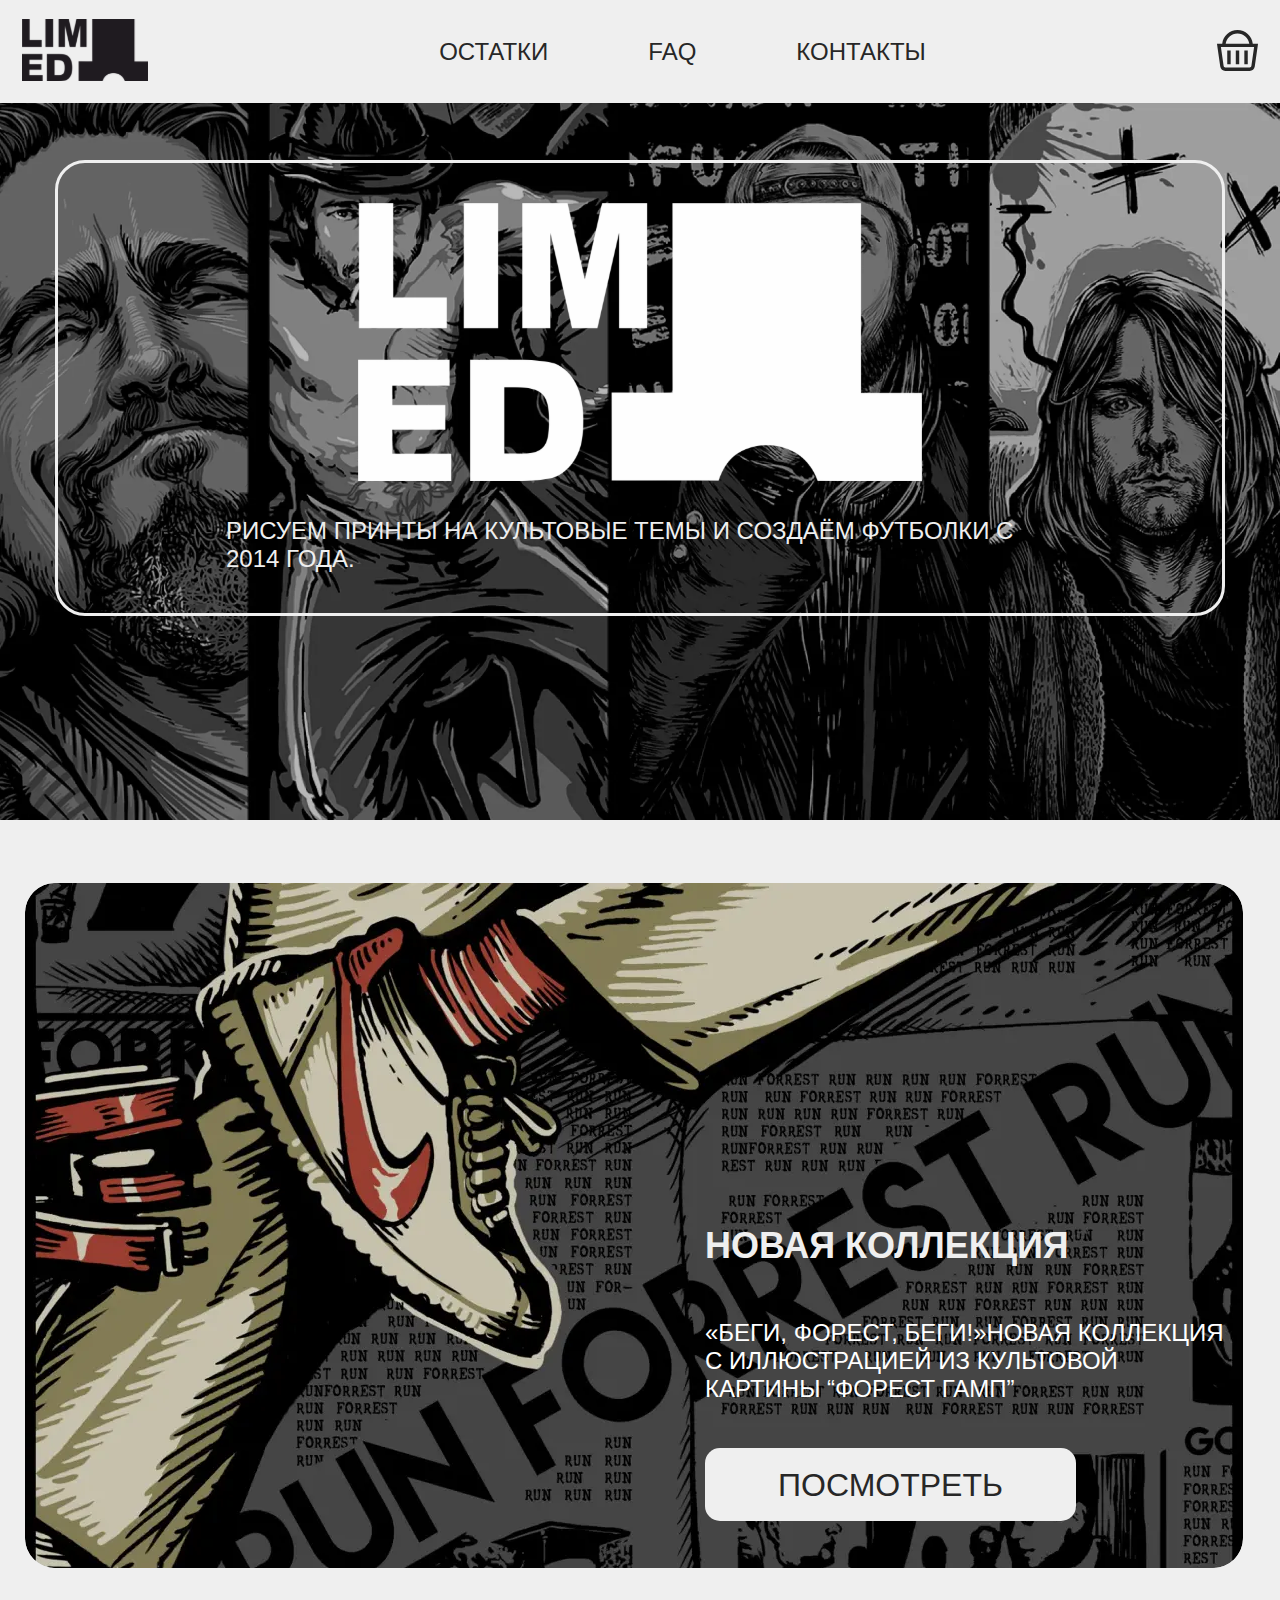
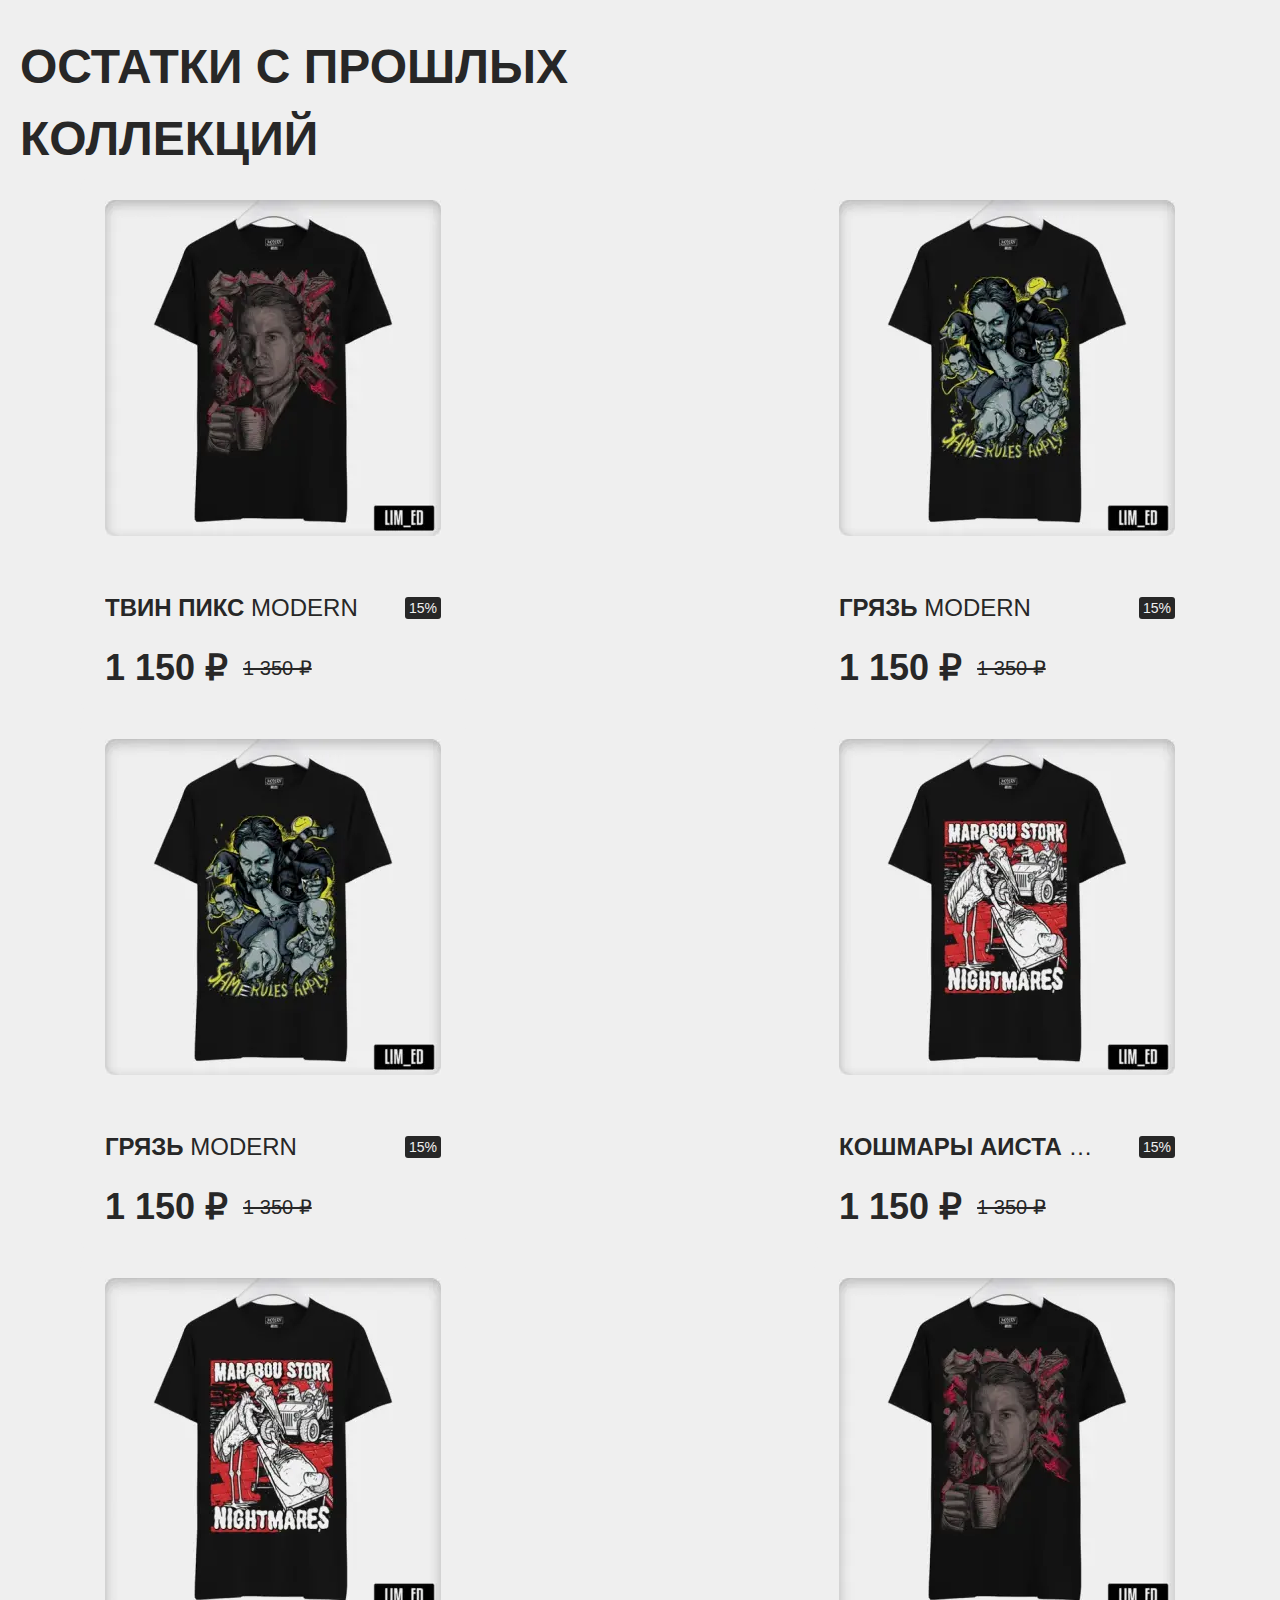
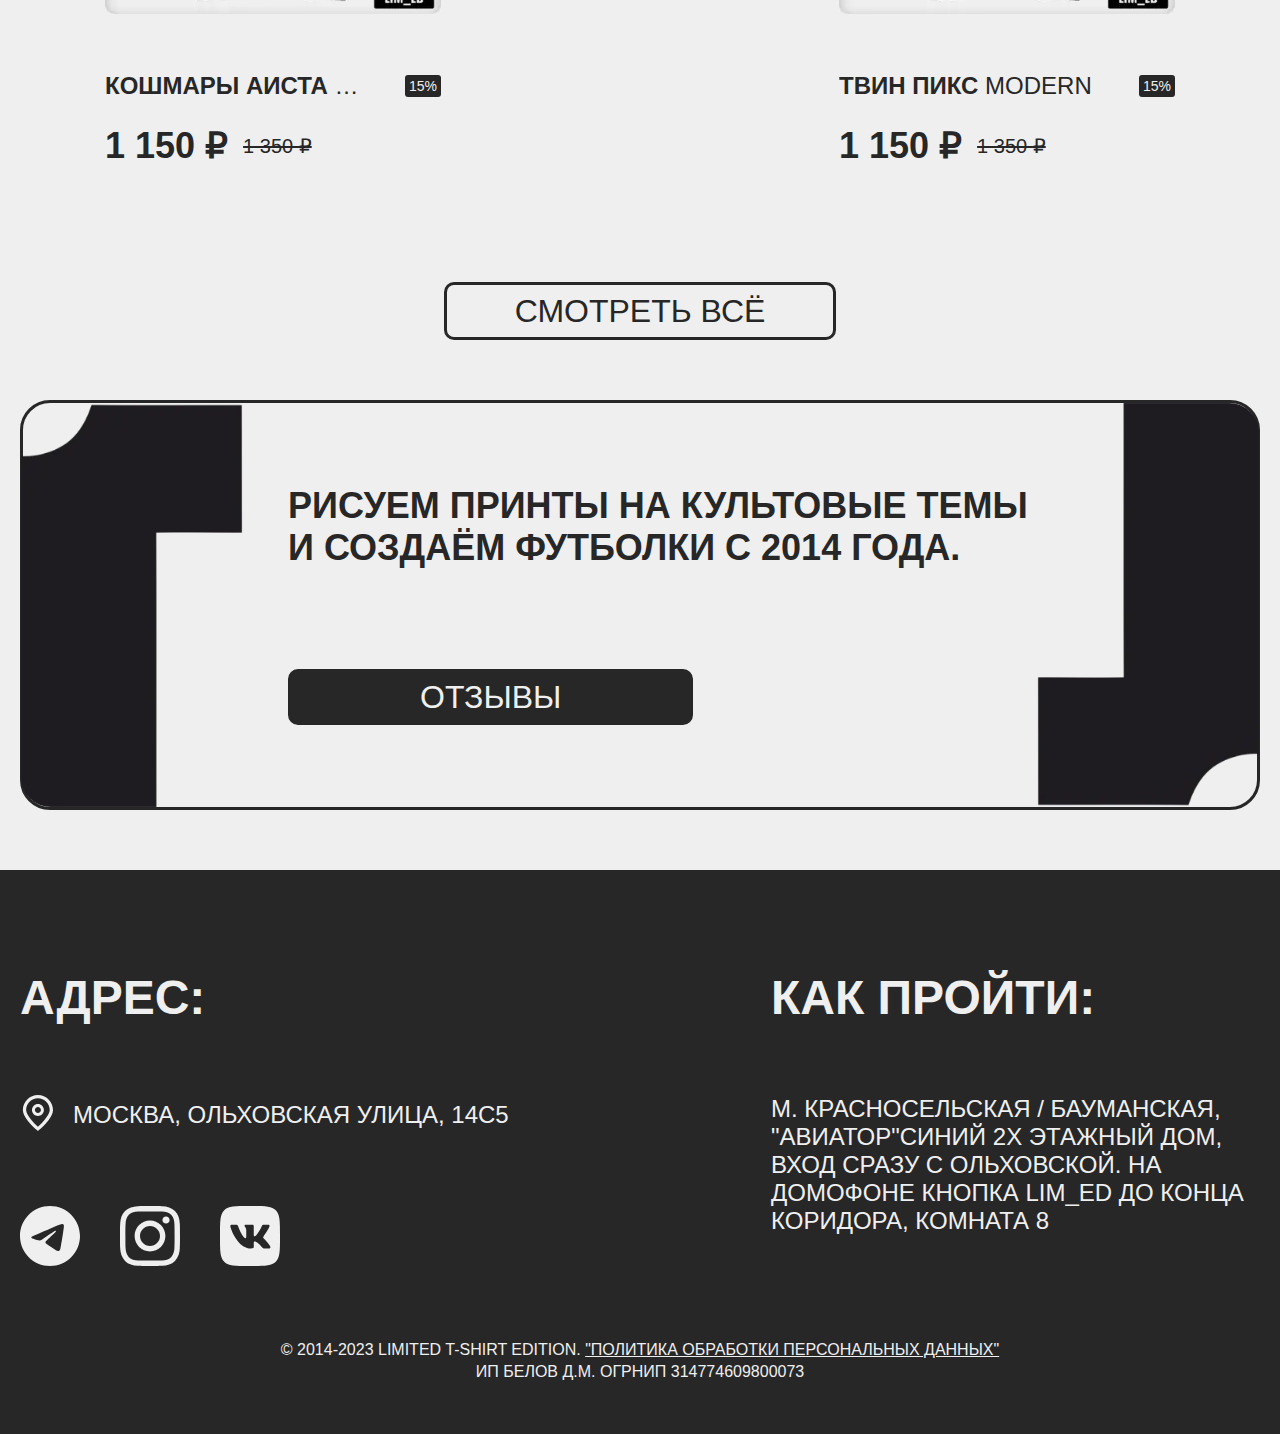
<file: index.html>
<!DOCTYPE html>
<html lang="en">
<head>
    <meta charset="UTF-8">
    <meta name="viewport" content="width=device-width, initial-scale=1.0">
    <link rel="preconnect" href="https://fonts.googleapis.com">
    <link rel="preconnect" href="https://fonts.gstatic.com" crossorigin>
    <link href="https://fonts.googleapis.com/css2?family=Inter:wght@400;500&display=swap&_v=20230720200824" rel="stylesheet">
    <link rel="stylesheet"
        href="https://cdnjs.cloudflare.com/ajax/libs/font-awesome/6.4.0/css/all.min.css?_v=20230720151352"
        integrity="sha512-iecdLmaskl7CVkqkXNQ/ZH/XLlvWZOJyj7Yy7tcenmpD1ypASozpmT/E0iPtmFIB46ZmdtAc9eNBvH0H/ZpiBw=="
        crossorigin="anonymous" referrerpolicy="no-referrer" />
    <link rel="stylesheet" href="css/style.min.css?_v=20230720200824">
    <title>LIM ED</title>
</head>

<body class="body ">
    <div class="wrapper">
        <header class="header">
    <div class="header__container">
        <div class="header__menu menu">
            <a href="index.html" class="header__logo logo-header">
                <img src="img/header-logo.svg" alt="" class="logo-header__image">
            </a>
            <nav class="menu__body">
                <div class="menu__list">
                    <li class="menu__item"><a href="old-collection.html" class="menu__link">ОСТАТКИ</a></li>
                    <li class="menu__item"><a href="#" class="menu__link">FAQ</a></li>
                    <li class="menu__item"><a href="#" class="menu__link">КОНТАКТЫ</a></li>
                </div>
            </nav>
            <a href="#header" class="burger icon icon-menu"><span></span></a>
            <a href="cart.html" class="header__cart cart-header">
                <img src="img/header-cart.svg" alt="" class="cart-header__image">
            </a>
        </div>
    </div>
</header>
        <main class="main">
            <section class="first-screen">
                <div class="first-screen__container">
                    <div class="first-screen__content content-first-screan">
                        <div class="content-first-screan__box">
                            <div class="content-first-screan__img">
                                <img src="img/logo-main.svg" alt="">
                            </div>
                            <div class="content-first-screan__text">
                                Рисуем принты на культовые темы и создаём футболки с 2014 года.
                            </div>
                        </div>
                        <a href="#" class="first-screen__arrow">
                            <img src="img/arrow-main.svg" alt="">
                        </a>
                    </div>
                </div>
                <picture><source srcset="img/first-screen-bg.webp" type="image/webp"><img src="img/first-screen-bg.png" alt="" class="first-screen__bg"></picture>
                <picture><source srcset="img/first-screen-bg_adaptive.webp" type="image/webp"><img src="img/first-screen-bg_adaptive.png" alt="" class="first-screen__bg first-screen__bg_adaptive"></picture>
                <img src="img/first-screen-bg_adaptive-2.png" alt=""
                    class="first-screen__bg first-screen__bg_adaptive first-screen__bg_adaptive-mobile">
            </section>
            <section class="new-collection">
                <div class="new-collection__container">
                    <div class="new-collection__content">
                        <h2 class="new-collection__title">новая коллекция</h2>
                        <div class="new-collection__text">«Беги, форест, беги!»Новая коллекция с иллюстрацией из
                            культовой картины “Форест Гамп”</div>
                        <a href="new-collection.html" class="new-collection__btn">посмотреть</a>
                    </div>
                    <picture><source srcset="img/new-collection-forest.webp" type="image/webp"><img src="img/new-collection-forest.png" alt="" class="new-collection__bg"></picture>
                </div>
            </section>
            <section class="remains">
                <div class="remains__container">
                    <h2 class="block__title remains__title">
                        ОСТАТКИ С ПРОШЛЫХ КОЛЛЕКЦИЙ
                    </h2>
                    <div class="remains__content">
                        <div class="remains__wrapper">
                            <div class="remains__row">
                                <a href="item.html" class="remains__item item-remains">
                                    <div class="item-remains__img">
                                        <picture><source srcset="img/t-shirt-TWIN.webp" type="image/webp"><img src="img/t-shirt-TWIN.png" alt=""></picture>
                                    </div>
                                    <div class="item-remains__name name-item-remains">
                                        <h4 class="name-item-remains__title">
                                            <span>ТВИН ПИКС</span> MODERN
                                        </h4>
                                        <div class="name-item-remains__sale">
                                            15%
                                        </div>
                                    </div>
                                    <div class="item-remains__price price-item-remains">
                                        <div class="price-item-remains__current">1 150 ₽</div>
                                        <div class="price-item-remains__before">1 350 ₽</div>
                                    </div>
                                </a>
                                <a href="item.html" class="remains__item item-remains">
                                    <div class="item-remains__img">
                                        <picture><source srcset="img/t-shirt-MODERN.webp" type="image/webp"><img src="img/t-shirt-MODERN.png" alt=""></picture>
                                    </div>
                                    <div class="item-remains__name name-item-remains">
                                        <h4 class="name-item-remains__title">
                                            <span>ГРЯЗЬ</span> MODERN
                                        </h4>
                                        <div class="name-item-remains__sale">
                                            15%
                                        </div>
                                    </div>
                                    <div class="item-remains__price price-item-remains">
                                        <div class="price-item-remains__current">1 150 ₽</div>
                                        <div class="price-item-remains__before">1 350 ₽</div>
                                    </div>
                                </a>
                                <a href="item.html" class="remains__item item-remains">
                                    <div class="item-remains__img">
                                        <picture><source srcset="img/t-shirt-NIGHTMARES.webp" type="image/webp"><img src="img/t-shirt-NIGHTMARES.png" alt=""></picture>
                                    </div>
                                    <div class="item-remains__name name-item-remains">
                                        <h4 class="name-item-remains__title">
                                            <span>КОШМАРЫ АИСТА МАРАБУ
                                            </span> MODERN
                                        </h4>
                                        <div class="name-item-remains__sale">
                                            15%
                                        </div>
                                    </div>
                                    <div class="item-remains__price price-item-remains">
                                        <div class="price-item-remains__current">1 150 ₽</div>
                                        <div class="price-item-remains__before">1 350 ₽</div>
                                    </div>
                                </a>
                            </div>
                            <div class="remains__row">
                                <a href="item.html" class="remains__item item-remains">
                                    <div class="item-remains__img">
                                        <picture><source srcset="img/t-shirt-MODERN.webp" type="image/webp"><img src="img/t-shirt-MODERN.png" alt=""></picture>
                                    </div>
                                    <div class="item-remains__name name-item-remains">
                                        <h4 class="name-item-remains__title">
                                            <span>ГРЯЗЬ</span> MODERN
                                        </h4>
                                        <div class="name-item-remains__sale">
                                            15%
                                        </div>
                                    </div>
                                    <div class="item-remains__price price-item-remains">
                                        <div class="price-item-remains__current">1 150 ₽</div>
                                        <div class="price-item-remains__before">1 350 ₽</div>
                                    </div>
                                </a>
                                <a href="item.html" class="remains__item item-remains">
                                    <div class="item-remains__img">
                                        <picture><source srcset="img/t-shirt-NIGHTMARES.webp" type="image/webp"><img src="img/t-shirt-NIGHTMARES.png" alt=""></picture>
                                    </div>
                                    <div class="item-remains__name name-item-remains">
                                        <h4 class="name-item-remains__title">
                                            <span>КОШМАРЫ АИСТА МАРАБУ
                                            </span> MODERN
                                        </h4>
                                        <div class="name-item-remains__sale">
                                            15%
                                        </div>
                                    </div>
                                    <div class="item-remains__price price-item-remains">
                                        <div class="price-item-remains__current">1 150 ₽</div>
                                        <div class="price-item-remains__before">1 350 ₽</div>
                                    </div>
                                </a>
                                <a href="item.html" class="remains__item item-remains">
                                    <div class="item-remains__img">
                                        <picture><source srcset="img/t-shirt-TWIN.webp" type="image/webp"><img src="img/t-shirt-TWIN.png" alt=""></picture>
                                    </div>
                                    <div class="item-remains__name name-item-remains">
                                        <h4 class="name-item-remains__title">
                                            <span>ТВИН ПИКС</span> MODERN
                                        </h4>
                                        <div class="name-item-remains__sale">
                                            15%
                                        </div>
                                    </div>
                                    <div class="item-remains__price price-item-remains">
                                        <div class="price-item-remains__current">1 150 ₽</div>
                                        <div class="price-item-remains__before">1 350 ₽</div>
                                    </div>
                                </a>
                            </div>
                        </div>
                        <div class="remains__button">
                            <a href="old-collection.html" class="block__btn ">смотреть всё</a>
                        </div>
                    </div>
                </div>
            </section>
            <section class="reviews">
                <div class="reviews__container">
                    <div class="reviews__content">
                        <div class="reviews__box">
                            <div class="reviews__body">
                                <div class="reviews__decor reviews__decor_1">
                                    <picture><source srcset="img/reviews-decor.webp" type="image/webp"><img src="img/reviews-decor.png" alt=""></picture>
                                </div>
                                <div class="reviews__text-section text-section-reviews">
                                    <div class="text-section-reviews__text">
                                        Рисуем принты на культовые темы и создаём футболки с 2014 года.
                                    </div>
                                    <div class="text-section-reviews__button">
                                        <a href="#" class="block__btn block__btn_black reviews-btn">отзывы</a>
                                    </div>
                                </div>
                                <div class="reviews__decor reviews__decor_2">
                                    <picture><source srcset="img/reviews-decor.webp" type="image/webp"><img src="img/reviews-decor.png" alt=""></picture>
                                </div>
                            </div>
                        </div>
                    </div>
                </div>
            </section>
        </main>
        <footer class="footer">
    <div class="footer__container">
        <div class="footer__wrapper">
            <div class="footer__content">
                <div class="footer__column column-footer">
                    <h3 class="column-footer__title">адрес:</h3>
                    <div class="column-footer__location location-footer ">
                        <div class="location-footer__img">
                            <img src="img/footer-location.svg" alt="">
                        </div>
                        <div class="column-footer__text location-footer__text">
                            Москва, Ольховская улица, 14с5
                        </div>
                    </div>
                    <div class="column-footer__social social-footer">
                        <div class="social-footer__img">
                            <img src="img/telegram.svg" alt="">
                        </div>
                        <div class="social-footer__img">
                            <img src="img/instagram.svg" alt="">
                        </div>
                        <div class="social-footer__img">
                            <img src="img/vk.svg" alt="">
                        </div>
                    </div>
                </div>
                <div class="footer__column column-footer">
                    <h3 class="column-footer__title">как пройти:</h3>
                    <div class="column-footer location-footer ">
                        <div class="column-footer__text">
                            м. Красносельская / Бауманская, "Авиатор"Синий 2х этажный дом, вход сразу с Ольховской.
                            На домофоне кнопка lim_ed
                            До конца коридора, комната 8
                        </div>
                        <div class="footer-credits footer-credits_adaptive">
                            <a href="https://lim-ed.ru/policy.html">
                                © 2014-2023 Limited T-Shirt Edition. <span>"Политика обработки персональных
                                    данных"</span>
                                ИП БЕЛОВ Д.М. ОГРНИП 314774609800073
                            </a>
                        </div>
                    </div>
                </div>
            </div>
        </div>
        <div class="footer-credits">
            <a href="https://lim-ed.ru/policy.html">
                © 2014-2023 Limited T-Shirt Edition. <span>"Политика обработки персональных данных"</span>
                ИП БЕЛОВ Д.М. ОГРНИП 314774609800073
            </a>

        </div>
    </div>
</footer>
    </div>
    <script src="js/app.min.js?_v=20230720200824"></script>
</body>

</html>
</file>
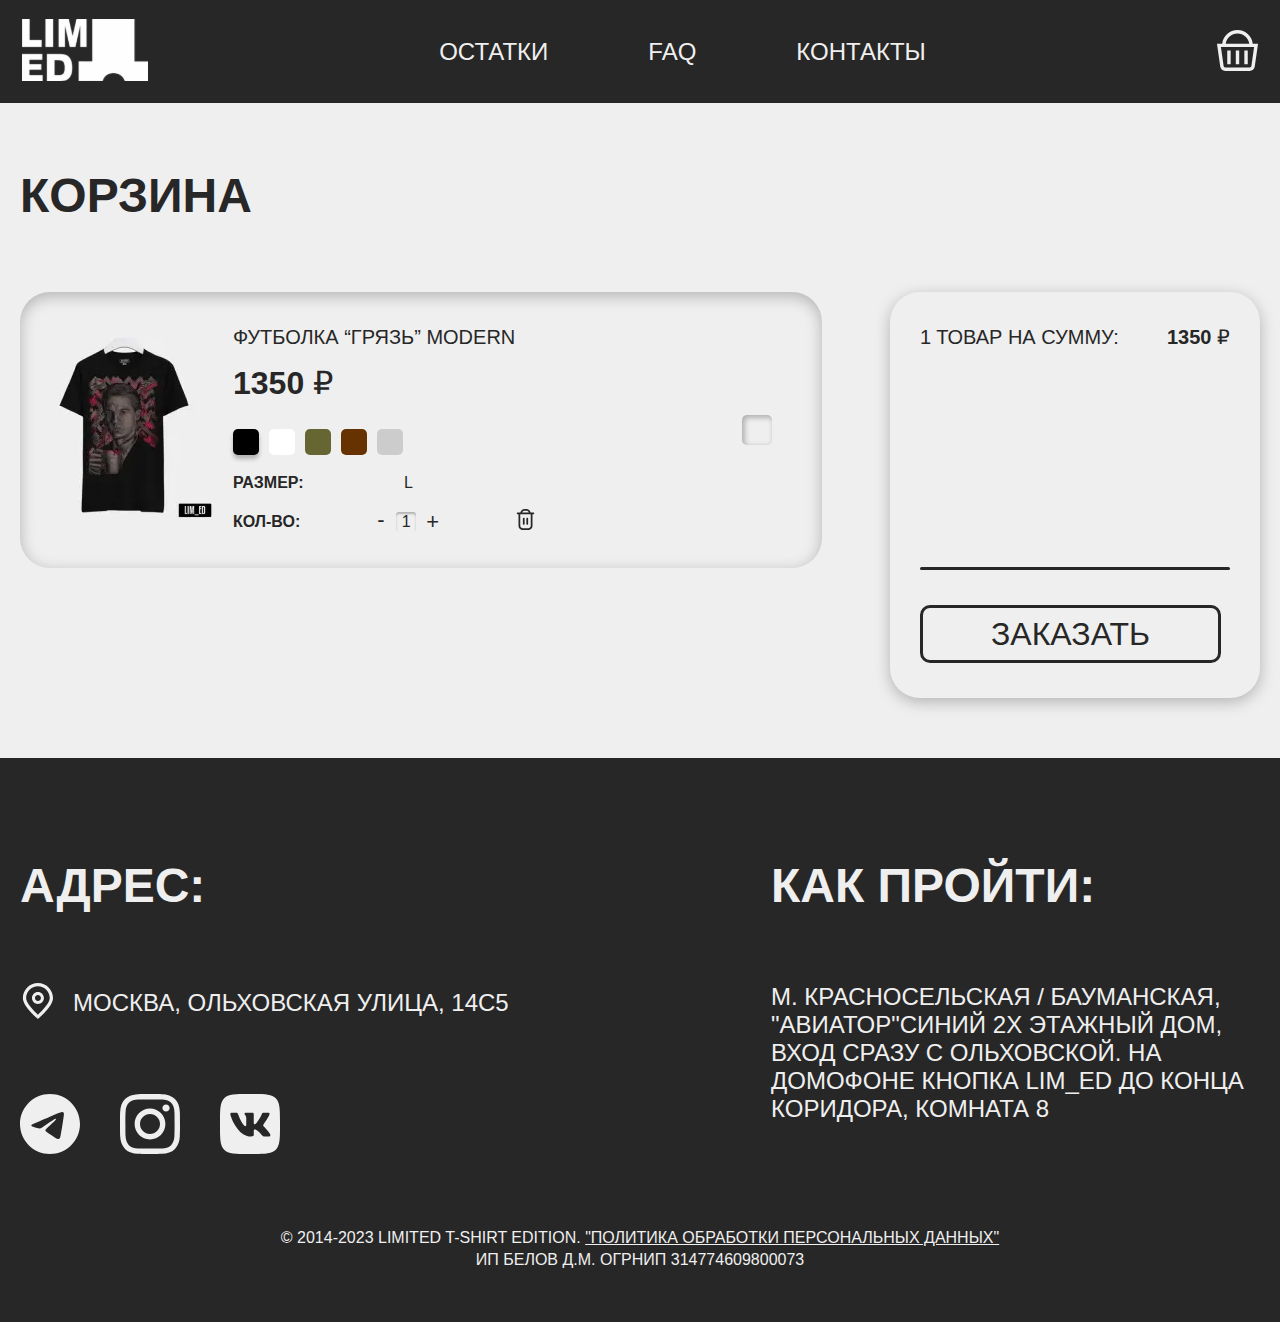
<file: cart.html>
<!DOCTYPE html>
<html lang="en">

<head>
    <meta charset="UTF-8">
    <meta name="viewport" content="width=device-width, initial-scale=1.0">
    <link rel="preconnect" href="https://fonts.googleapis.com">
    <link rel="preconnect" href="https://fonts.gstatic.com" crossorigin>
    <link href="https://fonts.googleapis.com/css2?family=Inter:wght@400;500&display=swap&_v=20230720200824" rel="stylesheet">
    <link rel="stylesheet"
        href="https://cdnjs.cloudflare.com/ajax/libs/font-awesome/6.4.0/css/all.min.css?_v=20230720151352"
        integrity="sha512-iecdLmaskl7CVkqkXNQ/ZH/XLlvWZOJyj7Yy7tcenmpD1ypASozpmT/E0iPtmFIB46ZmdtAc9eNBvH0H/ZpiBw=="
        crossorigin="anonymous" referrerpolicy="no-referrer" />
    <link rel="stylesheet" href="css/style.min.css?_v=20230720200824">
    <title>LIM ED</title>
</head>

<body class="body">
    <div class="wrapper">
        <header class="header header_black" id="header">
    <div class="header__container">
        <div class="header__menu menu">
            <a href="index.html" class="header__logo logo-header">
                <img src="img/header-logo-white.svg" alt="" class="logo-header__image logo-header__image_black">
            </a>
            <nav class="menu__body">
                <div class="menu__list">
                    <li class="menu__item"><a href="old-collection.html" class="menu__link menu__link_black">ОСТАТКИ</a>
                    </li>
                    <li class="menu__item"><a href="#" class="menu__link menu__link_black">FAQ</a></li>
                    <li class="menu__item"><a href="#" class="menu__link menu__link_black">КОНТАКТЫ</a></li>
                </div>
            </nav>
            <a href="#header" class="burger burger_white icon icon-menu"><span></span></a>
            <a href="cart.html" class="header__cart cart-header">
                <img src="img/header-cart-white.svg" alt="" class="cart-header__image cart-header__image_black">
            </a>
        </div>
    </div>
</header>
        <main class="main">
            <section class="cart section">
                <div class="cart__container">
                    <div class="cart__content">
                        <h2 class="block__title cart__title">
                            корзина
                        </h2>
                        <div class="cart__body">
                            <div class="cart__order_adaptive cart-order-adaptive">
                                <div class="cart-order-adaptive__body">
                                    <div class="cart-order-adaptive__column info-order-cart__column">
                                        <div class="cart-order-adaptive__name">К ОФОРМЛЕНИЮ:</div>
                                        <div class="cart-order-adaptive__value">
                                            <div class="amount__num">1</div>
                                            <div class="amount__text">ТОВАР</div>
                                        </div>
                                    </div>
                                    <div class="cart-order-adaptive__column info-order-cart__column">
                                        <div class="cart-order-adaptive__name">НА СУММУ:</div>
                                        <div class="cart-order-adaptive__value info-order-cart__sum">1350
                                            <span>₽</span>
                                        </div>
                                    </div>
                                </div>
                            </div>
                            <div class="cart__catalog catalog-cart">
                                <div class="catalog-cart__img">
                                    <picture><source srcset="img/cart-purchase.webp" type="image/webp"><img src="img/cart-purchase.png" alt=""></picture>
                                </div>
                                <div class=" cart__table-block">
                                    <div class="catalog-cart__text">
                                        <h4 class="catalog-cart__name">футболка <span>“грязь”</span> modern</h4>
                                        <div class="catalog-cart__price">1350 <span>₽</span> </div>
                                        <div class="table-block__row catalog-cart__row">
                                            <a href="#"
                                                class="table-block__item table-block_color black table-block_color_active">
                                            </a>
                                            <a href="#" class="table-block__item table-block_color white">
                                            </a>
                                            <a href="#" class="table-block__item table-block_color green">
                                            </a>
                                            <a href="#" class="table-block__item table-block_color brown">
                                            </a>
                                            <a href="#" class="table-block__item table-block_color gray">
                                            </a>
                                        </div>
                                        <div class="catalog-cart__controls">
                                            <div class="catalog-cart__params params-catalog-cart">
                                                <div class="params-catalog-cart__item">
                                                    <div class="params-catalog-cart__name">
                                                        размер:
                                                    </div>
                                                    <div class="params-catalog-cart__value">
                                                        L
                                                    </div>
                                                </div>
                                                <div class="params-catalog-cart__item item-long">
                                                    <div class="params-catalog-cart__name">
                                                        кол-во:
                                                    </div>
                                                    <div class="params-catalog-cart__amount">
                                                        <a href="#"
                                                            class="params-catalog-cart__btn params-catalog-cart__btn_minus">-</a>
                                                        <div class="params-catalog-cart__number">1</div>
                                                        <a href="#"
                                                            class="params-catalog-cart__btn params-catalog-cart__btn_plus">+</a>
                                                    </div>
                                                </div>
                                            </div>
                                            <a href="#" class="catalog-cart__bin">
                                                <img src="img/bin.svg" alt="">
                                            </a>
                                        </div>

                                    </div>
                                </div>
                                <div class="catalog-cart__checkbox holder">
                                    <input type="checkbox" id="check">
                                </div>
                            </div>
                            <div class="cart__order order-cart">
                                <div class="order-cart__body">
                                    <div class="order-cart__info info-order-cart">
                                        <div class="info-order-cart__column">
                                            <div class="info-order-cart__amount">
                                                1
                                            </div>
                                            <div class="info-order-cart__text">товар на сумму:</div>
                                        </div>
                                        <div class="info-order-cart__column">
                                            <div class="info-order-cart__sum">
                                                1350 <span>₽</span>
                                            </div>
                                        </div>
                                    </div>
                                    <div class="order-cart__line"></div>
                                    <a href="payment.html" class="order-cart__btn block__btn">заказать</a>
                                </div>
                            </div>
                            <a href="payment.html"
                                class="order-cart__btn block__btn order-cart__bt_adaptive">заказать</a>
                        </div>
                    </div>
            </section>
        </main>
        <footer class="footer">
    <div class="footer__container">
        <div class="footer__wrapper">
            <div class="footer__content">
                <div class="footer__column column-footer">
                    <h3 class="column-footer__title">адрес:</h3>
                    <div class="column-footer__location location-footer ">
                        <div class="location-footer__img">
                            <img src="img/footer-location.svg" alt="">
                        </div>
                        <div class="column-footer__text location-footer__text">
                            Москва, Ольховская улица, 14с5
                        </div>
                    </div>
                    <div class="column-footer__social social-footer">
                        <div class="social-footer__img">
                            <img src="img/telegram.svg" alt="">
                        </div>
                        <div class="social-footer__img">
                            <img src="img/instagram.svg" alt="">
                        </div>
                        <div class="social-footer__img">
                            <img src="img/vk.svg" alt="">
                        </div>
                    </div>
                </div>
                <div class="footer__column column-footer">
                    <h3 class="column-footer__title">как пройти:</h3>
                    <div class="column-footer location-footer ">
                        <div class="column-footer__text">
                            м. Красносельская / Бауманская, "Авиатор"Синий 2х этажный дом, вход сразу с Ольховской.
                            На домофоне кнопка lim_ed
                            До конца коридора, комната 8
                        </div>
                        <div class="footer-credits footer-credits_adaptive">
                            <a href="https://lim-ed.ru/policy.html">
                                © 2014-2023 Limited T-Shirt Edition. <span>"Политика обработки персональных
                                    данных"</span>
                                ИП БЕЛОВ Д.М. ОГРНИП 314774609800073
                            </a>
                        </div>
                    </div>
                </div>
            </div>
        </div>
        <div class="footer-credits">
            <a href="https://lim-ed.ru/policy.html">
                © 2014-2023 Limited T-Shirt Edition. <span>"Политика обработки персональных данных"</span>
                ИП БЕЛОВ Д.М. ОГРНИП 314774609800073
            </a>

        </div>
    </div>
</footer>

    </div>
    <script src="js/app.min.js?_v=20230720200824"></script>

</body>

</html>
</file>
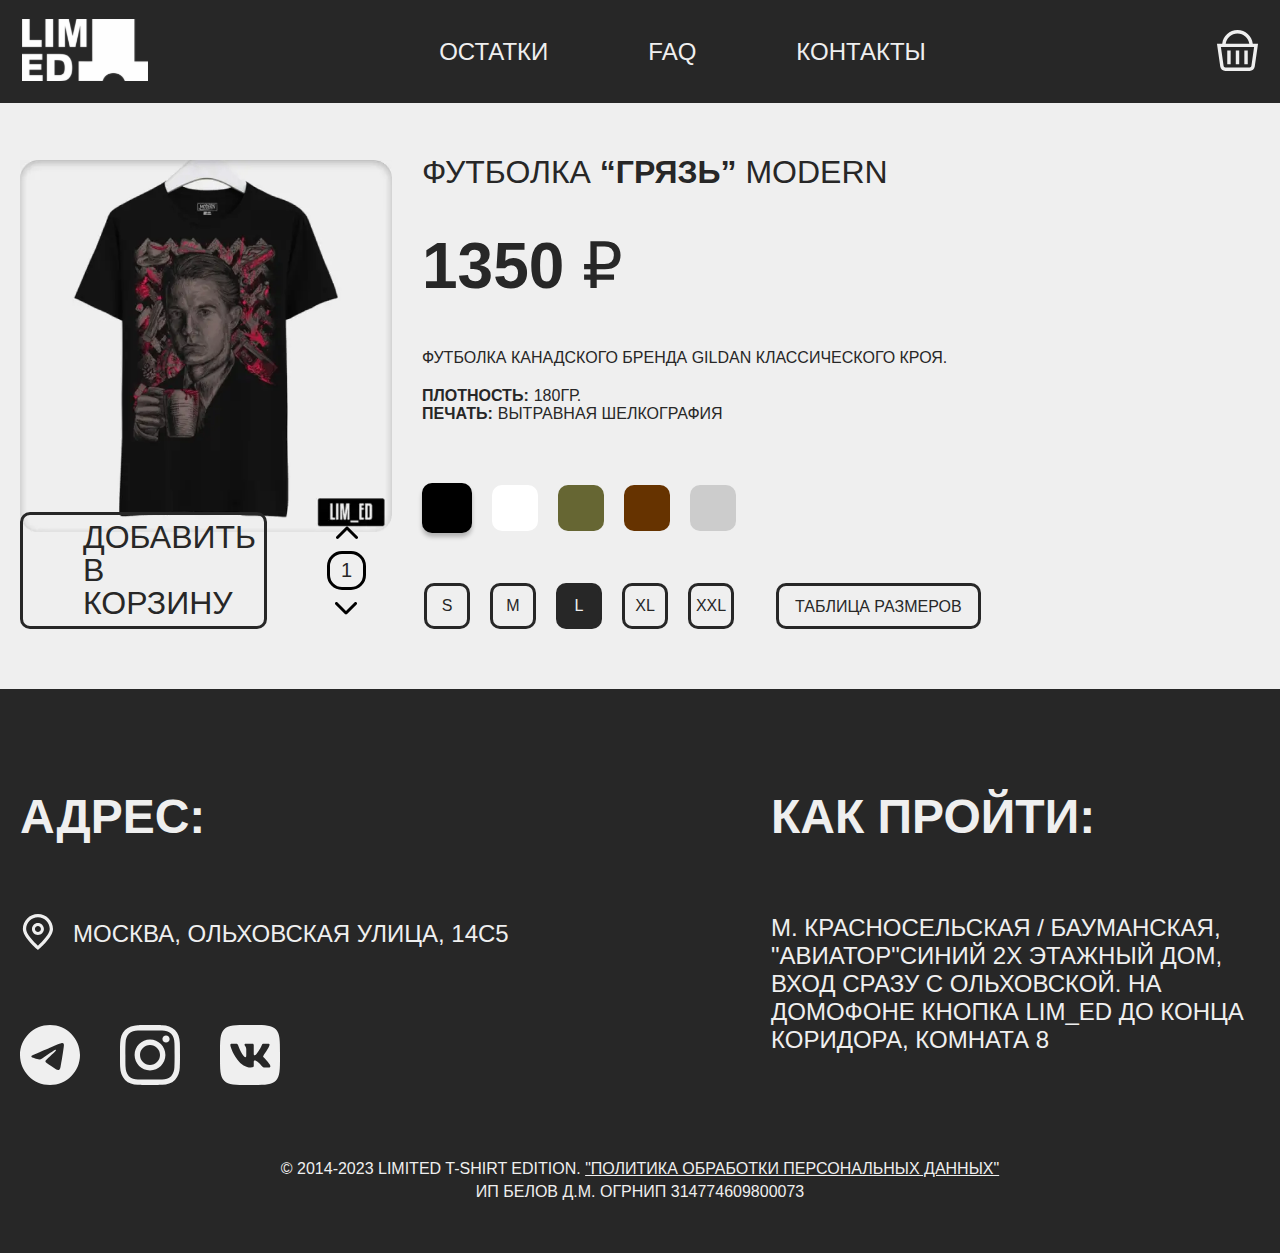
<file: item-old.html>
<!DOCTYPE html>
<html lang="en">

<head>
    <meta charset="UTF-8">
    <meta name="viewport" content="width=device-width, initial-scale=1.0">
    <link rel="preconnect" href="https://fonts.googleapis.com">
    <link rel="preconnect" href="https://fonts.gstatic.com" crossorigin>
    <link href="https://fonts.googleapis.com/css2?family=Inter:wght@400;500&display=swap&_v=20230720200824" rel="stylesheet">
    <link rel="stylesheet"
        href="https://cdnjs.cloudflare.com/ajax/libs/font-awesome/6.4.0/css/all.min.css?_v=20230720151352"
        integrity="sha512-iecdLmaskl7CVkqkXNQ/ZH/XLlvWZOJyj7Yy7tcenmpD1ypASozpmT/E0iPtmFIB46ZmdtAc9eNBvH0H/ZpiBw=="
        crossorigin="anonymous" referrerpolicy="no-referrer" />
    <link rel="stylesheet" href="css/style.min.css?_v=20230720200824">
    <title>LIM ED</title>
</head>

<body class="body">
    <div class="wrapper">
        <header class="header header_black" id="header">
    <div class="header__container">
        <div class="header__menu menu">
            <a href="index.html" class="header__logo logo-header">
                <img src="img/header-logo-white.svg" alt="" class="logo-header__image logo-header__image_black">
            </a>
            <nav class="menu__body">
                <div class="menu__list">
                    <li class="menu__item"><a href="old-collection.html" class="menu__link menu__link_black">ОСТАТКИ</a>
                    </li>
                    <li class="menu__item"><a href="#" class="menu__link menu__link_black">FAQ</a></li>
                    <li class="menu__item"><a href="#" class="menu__link menu__link_black">КОНТАКТЫ</a></li>
                </div>
            </nav>
            <a href="#header" class="burger burger_white icon icon-menu"><span></span></a>
            <a href="cart.html" class="header__cart cart-header">
                <img src="img/header-cart-white.svg" alt="" class="cart-header__image cart-header__image_black">
            </a>
        </div>
    </div>
</header>
        <main class="main">
            <section class="item section">
                <div class="item-section__container">
                    <div class="item-section__content content-new-collection">
                        <div class="content-new-collection__wrapper">
                            <div class="content-new-collection__item item-new-collection">
                                <div class="item-new-collection__img">
                                    <picture><source srcset="img/new-collection-tshirt.webp" type="image/webp"><img src="img/new-collection-tshirt.png" alt=""></picture>
                                </div>
                                <div class="item-new-collection__body">
                                    <div class="item-new-collection__text">
                                        <h4 class="item-new-collection__name">футболка <span>“грязь”</span> modern</h4>
                                        <div class="item-new-collection__price">1350 <span>₽</span> </div>
                                        <div class="item-new-collection__params params-item-new">
                                            <div class="item-new-collection__about">Футболка канадского бренда GILDAN
                                                классического кроя.
                                            </div>
                                            <div class="params-item-new__density density-item-params item-params">
                                                <div class="density-item-params__name item-params__name">плотность:
                                                </div>
                                                <div class="density-item-params__value">180гр.</div>
                                            </div>
                                            <div class="params-item-new__print print-item-params item-params">
                                                <div class="print-item-param__name item-params__name">печать:</div>
                                                <div class="print-item-param__value">вытравная шелкография</div>
                                            </div>
                                        </div>
                                    </div>
                                    <div class="item-new-collection__table block__table table-block">
                                        <div class="table-block__body">
                                            <div class="table-block__row">
                                                <a href="#"
                                                    class="table-block__item table-block_color black table-block_color_active">
                                                </a>
                                                <a href="#" class="table-block__item table-block_color white">
                                                </a>
                                                <a href="#" class="table-block__item table-block_color green">
                                                </a>
                                                <a href="#" class="table-block__item table-block_color brown">
                                                </a>
                                                <a href="#" class="table-block__item table-block_color gray">
                                                </a>
                                            </div>
                                            <div class="table-block__row">
                                                <a href="#" class="table-block__item table-block_size">
                                                    s
                                                </a>
                                                <a href="#" class="table-block__item table-block_size">
                                                    m
                                                </a>
                                                <a href="#"
                                                    class="table-block__item table-block_size table-block_size_active">
                                                    l
                                                </a>
                                                <a href="#" class="table-block__item table-block_size">
                                                    xl
                                                </a>
                                                <a href="#" class="table-block__item table-block_size">
                                                    xxl
                                                </a>
                                            </div>
                                        </div>
                                        <div class="table-of-size">
                                            <a href="#popup" class="btn-of-size">таблица размеров</a>
                                        </div>
                                    </div>
                                    <div class="item-new-collection__add-to-cart add-to-cart">
                                        <a href="#" class="block__btn add-to-cart__btn">добавить в корзину</a>
                                        <div class="add-to-cart__interactive">
                                            <a href="#" class="add-to-cart__minus">
                                                <img src="img/arrow.svg" alt="" class="add-to-cart__arrow arrow_minus">
                                            </a>
                                            <div class="add-to-cart__amount">1</div>
                                            <a href="" class="add-to-cart__plus">
                                                <img src="img/arrow.svg" alt="" class="add-to-cart__arrow arrow_plus">
                                            </a>
                                        </div>
                                    </div>
                                </div>
                            </div>
                        </div>
                    </div>
                </div>
            </section>
            <div class="table-of-sizes popup" id="popup">
                <div class="table-of-sizes__container">
                    <a href="#header" class="table-of-sizes__close"></a>
                    <div class="table-of-sizes__content">
                        <div class="table-of-sizes__table table-info">
                            <div
                                class="table-info__row row-table-info__item row-table-info__item_wide row-table-info__item_top">
                            </div>
                            <div class="table-info__row row-table-info__item row-table-info__item_top">s</div>
                            <div class="table-info__row row-table-info__item  row-table-info__item_top">m</div>
                            <div class="table-info__row row-table-info__item  row-table-info__item_top">l</div>
                            <div class="table-info__row row-table-info__item  row-table-info__item_top">xl</div>
                            <div class="table-info__row row-table-info__item  row-table-info__item_top">xxl</div>
                        </div>
                        <div class="table-of-sizes__table table-info">
                            <div class="table-info__row row-table-info__item row-table-info__item_wide">ширина в см
                            </div>
                            <div class="table-info__row row-table-info__item">51</div>
                            <div class="table-info__row row-table-info__item">56</div>
                            <div class="table-info__row row-table-info__item">61</div>
                            <div class="table-info__row row-table-info__item">66</div>
                            <div class="table-info__row row-table-info__item">71</div>
                        </div>
                        <div class="table-of-sizes__table table-info  table-info_bottom">
                            <div class="table-info__row row-table-info__item row-table-info__item_wide">ширина в см
                            </div>
                            <div class="table-info__row row-table-info__item ">68</div>
                            <div class="table-info__row row-table-info__item">71</div>
                            <div class="table-info__row row-table-info__item">73</div>
                            <div class="table-info__row row-table-info__item">76</div>
                            <div class="table-info__row row-table-info__item">79</div>
                        </div>

                    </div>
                    <div class="table-of-sizes__info info-table-of-sizes">
                        <div class="info-table-of-sizes__item">
                            <span>ширина. </span> полуобхват в см от подмышки до подмышки

                        </div>
                        <div class="info-table-of-sizes__item">
                            <span>Длина.</span> От верхней точки до нижнего края. допустимое отклонение значений +\-
                            2см
                        </div>
                    </div>
                </div>
            </div>
        </main>
        <footer class="footer">
    <div class="footer__container">
        <div class="footer__wrapper">
            <div class="footer__content">
                <div class="footer__column column-footer">
                    <h3 class="column-footer__title">адрес:</h3>
                    <div class="column-footer__location location-footer ">
                        <div class="location-footer__img">
                            <img src="img/footer-location.svg" alt="">
                        </div>
                        <div class="column-footer__text location-footer__text">
                            Москва, Ольховская улица, 14с5
                        </div>
                    </div>
                    <div class="column-footer__social social-footer">
                        <div class="social-footer__img">
                            <img src="img/telegram.svg" alt="">
                        </div>
                        <div class="social-footer__img">
                            <img src="img/instagram.svg" alt="">
                        </div>
                        <div class="social-footer__img">
                            <img src="img/vk.svg" alt="">
                        </div>
                    </div>
                </div>
                <div class="footer__column column-footer">
                    <h3 class="column-footer__title">как пройти:</h3>
                    <div class="column-footer location-footer ">
                        <div class="column-footer__text">
                            м. Красносельская / Бауманская, "Авиатор"Синий 2х этажный дом, вход сразу с Ольховской.
                            На домофоне кнопка lim_ed
                            До конца коридора, комната 8
                        </div>
                        <div class="footer-credits footer-credits_adaptive">
                            <a href="https://lim-ed.ru/policy.html">
                                © 2014-2023 Limited T-Shirt Edition. <span>"Политика обработки персональных
                                    данных"</span>
                                ИП БЕЛОВ Д.М. ОГРНИП 314774609800073
                            </a>
                        </div>
                    </div>
                </div>
            </div>
        </div>
        <div class="footer-credits">
            <a href="https://lim-ed.ru/policy.html">
                © 2014-2023 Limited T-Shirt Edition. <span>"Политика обработки персональных данных"</span>
                ИП БЕЛОВ Д.М. ОГРНИП 314774609800073
            </a>

        </div>
    </div>
</footer>

    </div>
    <script src="js/app.min.js?_v=20230720200824"></script>

</body>

</html>
</file>
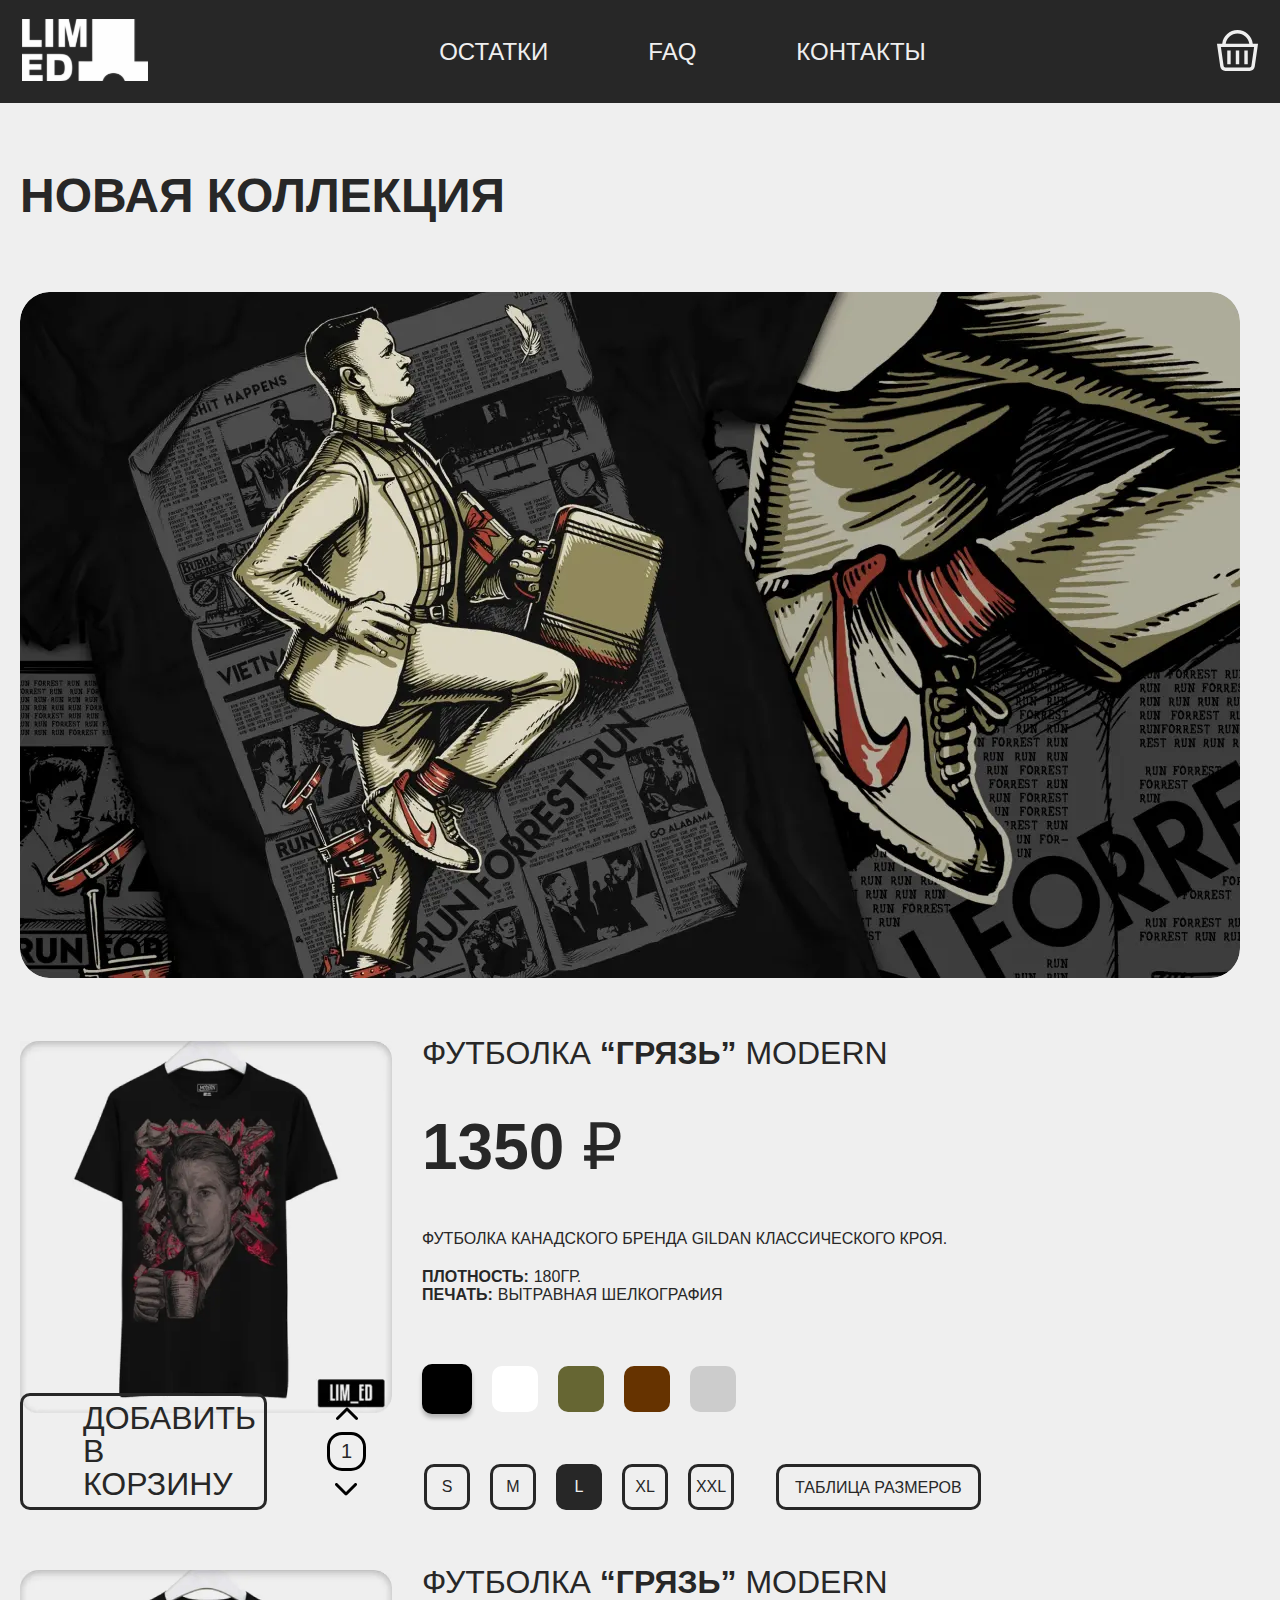
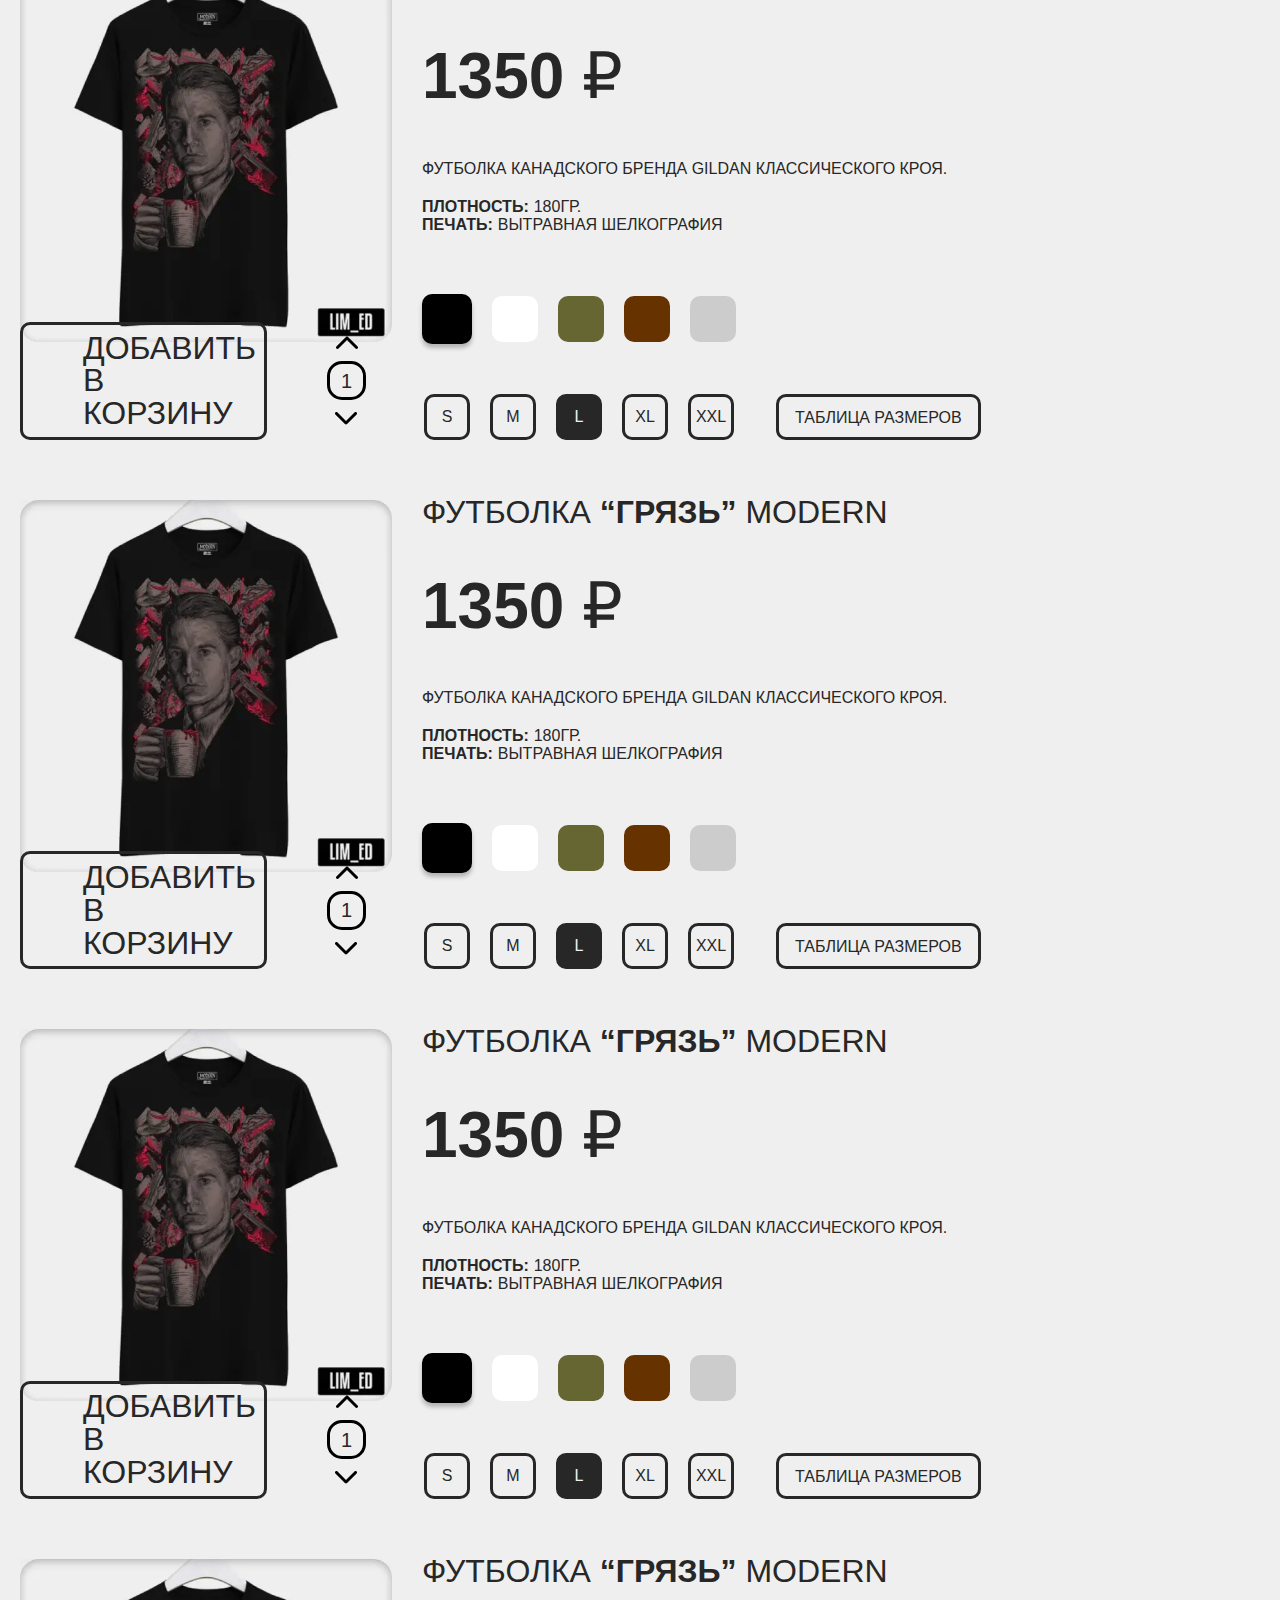
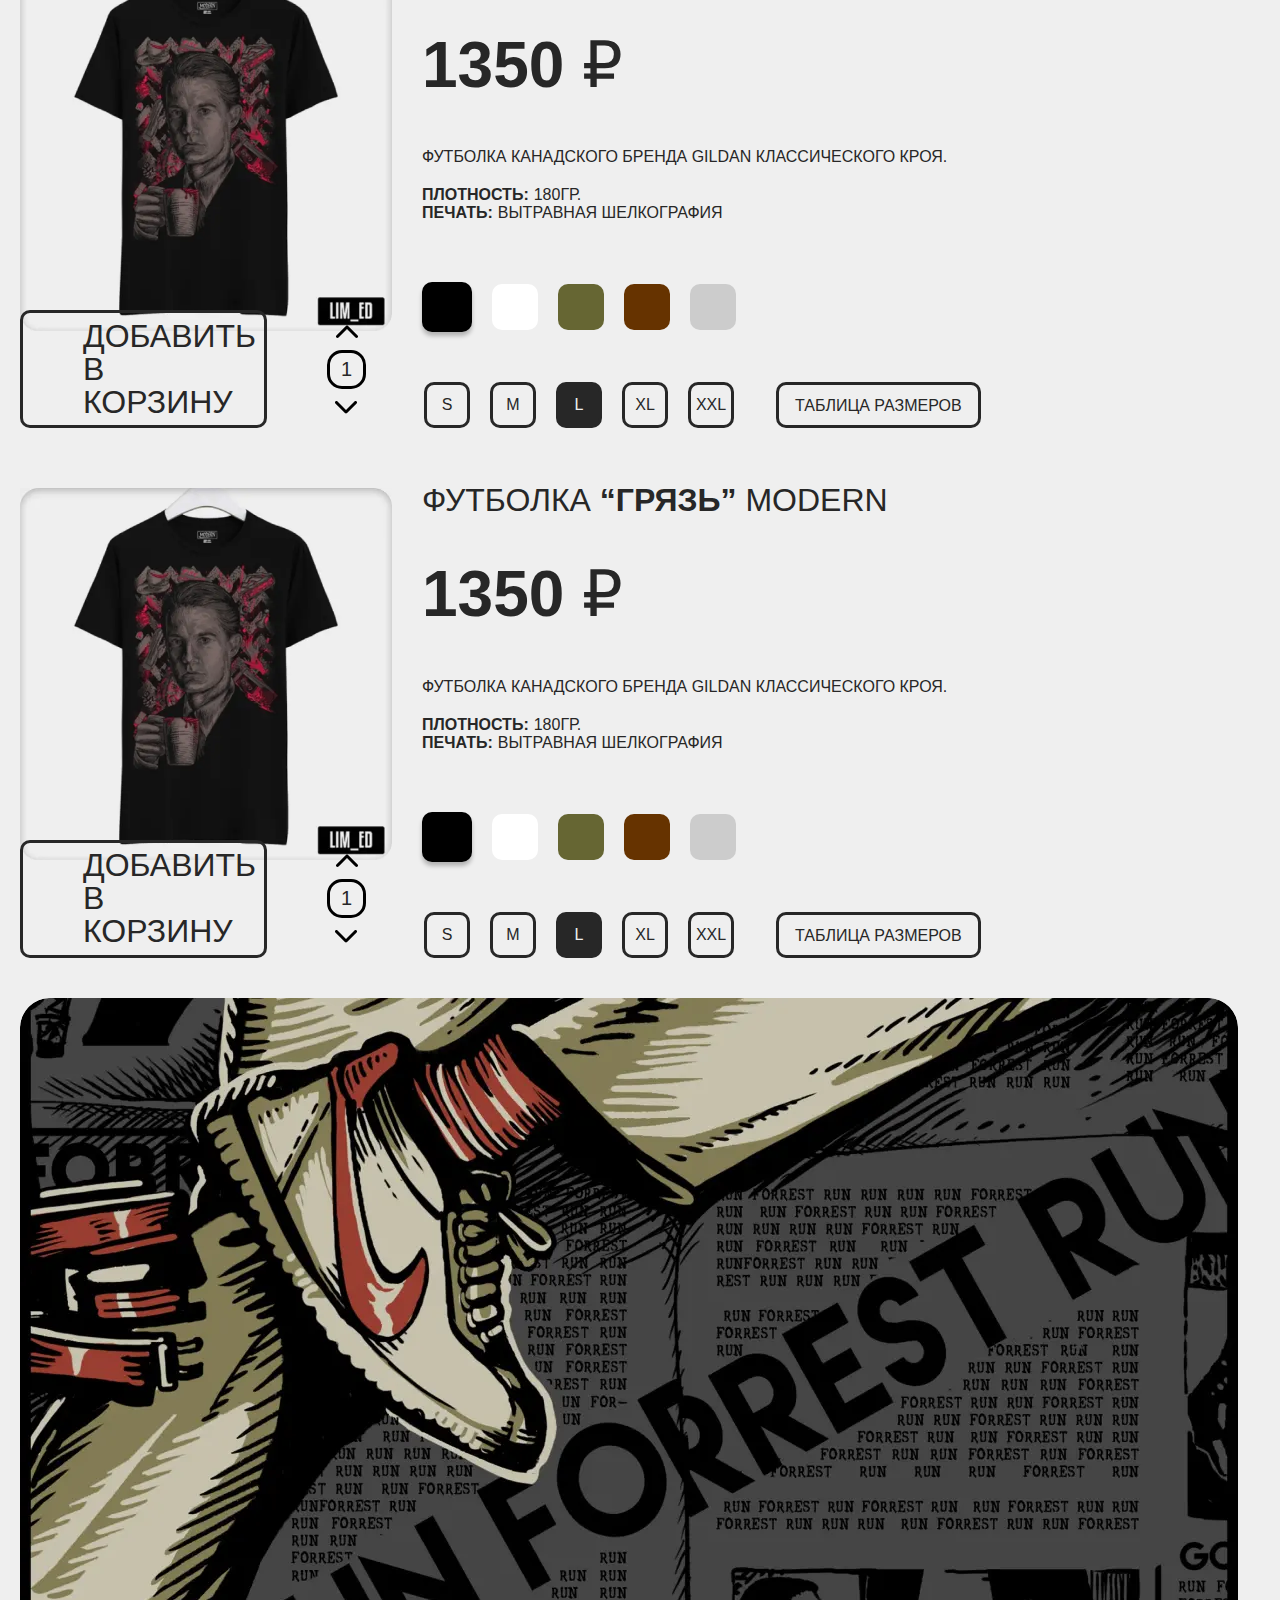
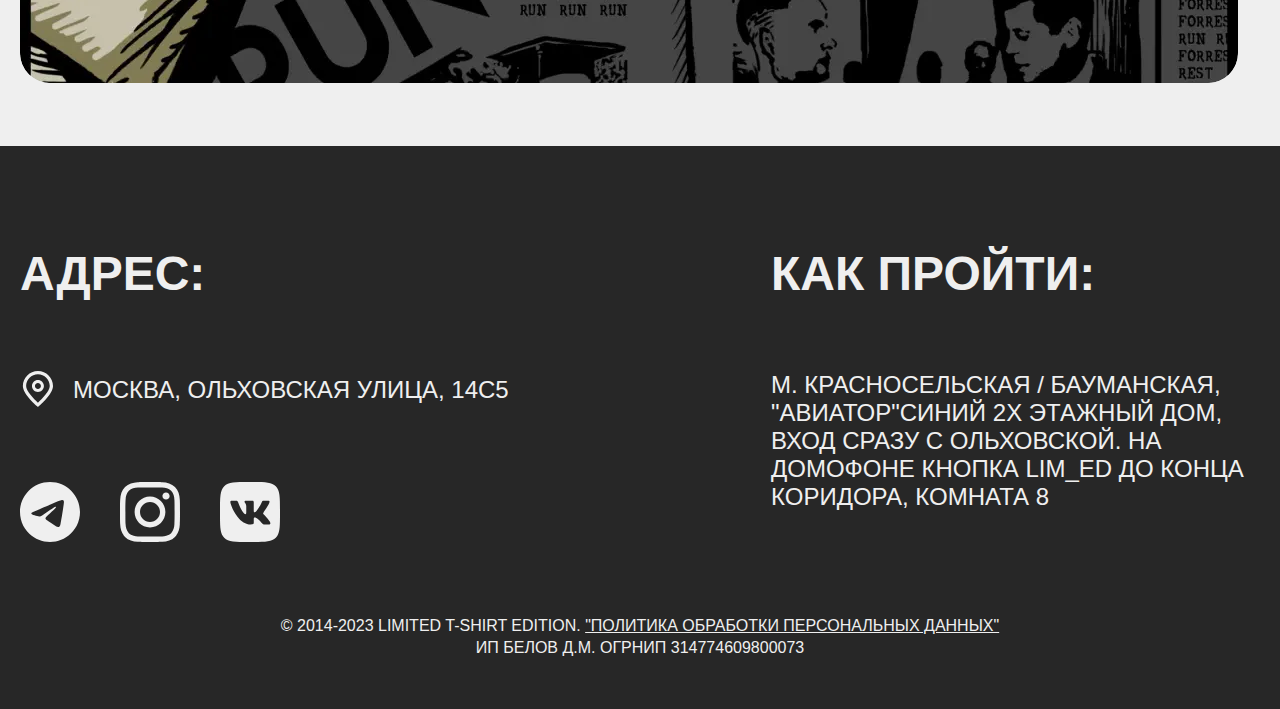
<file: new-collection.html>
<!DOCTYPE html>
<html lang="en">

<head>
    <meta charset="UTF-8">
    <meta name="viewport" content="width=device-width, initial-scale=1.0">
    <link rel="preconnect" href="https://fonts.googleapis.com">
    <link rel="preconnect" href="https://fonts.gstatic.com" crossorigin>
    <link href="https://fonts.googleapis.com/css2?family=Inter:wght@400;500&display=swap&_v=20230720200824" rel="stylesheet">
    <link rel="stylesheet"
        href="https://cdnjs.cloudflare.com/ajax/libs/font-awesome/6.4.0/css/all.min.css?_v=20230720151352"
        integrity="sha512-iecdLmaskl7CVkqkXNQ/ZH/XLlvWZOJyj7Yy7tcenmpD1ypASozpmT/E0iPtmFIB46ZmdtAc9eNBvH0H/ZpiBw=="
        crossorigin="anonymous" referrerpolicy="no-referrer" />
    <link rel="stylesheet" href="css/style.min.css?_v=20230720200824">
    <title>LIM ED</title>
</head>

<body class="body">
    <div class="wrapper">
        <header class="header header_black" id="header">
    <div class="header__container">
        <div class="header__menu menu">
            <a href="index.html" class="header__logo logo-header">
                <img src="img/header-logo-white.svg" alt="" class="logo-header__image logo-header__image_black">
            </a>
            <nav class="menu__body">
                <div class="menu__list">
                    <li class="menu__item"><a href="old-collection.html" class="menu__link menu__link_black">ОСТАТКИ</a>
                    </li>
                    <li class="menu__item"><a href="#" class="menu__link menu__link_black">FAQ</a></li>
                    <li class="menu__item"><a href="#" class="menu__link menu__link_black">КОНТАКТЫ</a></li>
                </div>
            </nav>
            <a href="#header" class="burger burger_white icon icon-menu"><span></span></a>
            <a href="cart.html" class="header__cart cart-header">
                <img src="img/header-cart-white.svg" alt="" class="cart-header__image cart-header__image_black">
            </a>
        </div>
    </div>
</header>
        <main class="main">
            <section class="new-collection-section section">
                <div class="new-collection-section__container">
                    <h2 class="block__title new-collection-section__title">
                        новая коллекция
                    </h2>
                    <div class="new-collection-section__content content-new-collection">
                        <div class="content-new-collection__img element-margin">
                            <picture><source srcset="img/new-collection-img.webp" type="image/webp"><img src="img/new-collection-img.png" alt="" class="new-collection__bg"></picture>
                        </div>
                        <div class="content-new-collection__wrapper">
                            <div class="content-new-collection__item item-new-collection">
                                <div class="item-new-collection__img">
                                    <picture><source srcset="img/new-collection-tshirt.webp" type="image/webp"><img src="img/new-collection-tshirt.png" alt=""></picture>
                                </div>
                                <div class="item-new-collection__body">
                                    <div class="item-new-collection__text">
                                        <h4 class="item-new-collection__name">футболка <span>“грязь”</span> modern</h4>
                                        <div class="item-new-collection__price">1350 <span>₽</span> </div>
                                        <div class="item-new-collection__params params-item-new">
                                            <div class="item-new-collection__about">Футболка канадского бренда GILDAN
                                                классического кроя.
                                            </div>
                                            <div class="params-item-new__density density-item-params item-params">
                                                <div class="density-item-params__name item-params__name">плотность:
                                                </div>
                                                <div class="density-item-params__value">180гр.</div>
                                            </div>
                                            <div class="params-item-new__print print-item-params item-params">
                                                <div class="print-item-param__name item-params__name">печать:</div>
                                                <div class="print-item-param__value">вытравная шелкография</div>
                                            </div>
                                        </div>
                                    </div>
                                    <div class="item-new-collection__table block__table table-block">
                                        <div class="table-block__body">
                                            <div class="table-block__row">
                                                <a href="#"
                                                    class="table-block__item table-block_color black table-block_color_active">
                                                </a>
                                                <a href="#" class="table-block__item table-block_color white">
                                                </a>
                                                <a href="#" class="table-block__item table-block_color green">
                                                </a>
                                                <a href="#" class="table-block__item table-block_color brown">
                                                </a>
                                                <a href="#" class="table-block__item table-block_color gray">
                                                </a>
                                            </div>
                                            <div class="table-block__row">
                                                <a href="#" class="table-block__item table-block_size">
                                                    s
                                                </a>
                                                <a href="#" class="table-block__item table-block_size">
                                                    m
                                                </a>
                                                <a href="#"
                                                    class="table-block__item table-block_size table-block_size_active">
                                                    l
                                                </a>
                                                <a href="#" class="table-block__item table-block_size">
                                                    xl
                                                </a>
                                                <a href="#" class="table-block__item table-block_size">
                                                    xxl
                                                </a>
                                            </div>
                                        </div>
                                        <div class="table-of-size">
                                            <a href="#popup" class="btn-of-size">таблица размеров</a>
                                        </div>
                                    </div>
                                    <div class="item-new-collection__add-to-cart add-to-cart">
                                        <a href="#" class="block__btn add-to-cart__btn">добавить в корзину</a>
                                        <div class="add-to-cart__interactive">
                                            <a href="#" class="add-to-cart__minus">
                                                <img src="img/arrow.svg" alt="" class="add-to-cart__arrow arrow_minus">
                                            </a>
                                            <div class="add-to-cart__amount">1</div>
                                            <a href="" class="add-to-cart__plus">
                                                <img src="img/arrow.svg" alt="" class="add-to-cart__arrow arrow_plus">
                                            </a>
                                        </div>
                                    </div>
                                </div>
                            </div>
                            <div class="content-new-collection__item item-new-collection">
                                <div class="item-new-collection__img">
                                    <picture><source srcset="img/new-collection-tshirt.webp" type="image/webp"><img src="img/new-collection-tshirt.png" alt=""></picture>
                                </div>
                                <div class="item-new-collection__body">
                                    <div class="item-new-collection__text">
                                        <h4 class="item-new-collection__name">футболка <span>“грязь”</span> modern</h4>
                                        <div class="item-new-collection__price">1350 <span>₽</span> </div>
                                        <div class="item-new-collection__params params-item-new">
                                            <div class="item-new-collection__about">Футболка канадского бренда GILDAN
                                                классического кроя.
                                            </div>
                                            <div class="params-item-new__density density-item-params item-params">
                                                <div class="density-item-params__name item-params__name">плотность:
                                                </div>
                                                <div class="density-item-params__value">180гр.</div>
                                            </div>
                                            <div class="params-item-new__print print-item-params item-params">
                                                <div class="print-item-param__name item-params__name">печать:</div>
                                                <div class="print-item-param__value">вытравная шелкография</div>
                                            </div>
                                        </div>
                                    </div>
                                    <div class="item-new-collection__table block__table table-block">
                                        <div class="table-block__body">
                                            <div class="table-block__row">
                                                <a href="#"
                                                    class="table-block__item table-block_color black table-block_color_active">
                                                </a>
                                                <a href="#" class="table-block__item table-block_color white">
                                                </a>
                                                <a href="#" class="table-block__item table-block_color green">
                                                </a>
                                                <a href="#" class="table-block__item table-block_color brown">
                                                </a>
                                                <a href="#" class="table-block__item table-block_color gray">
                                                </a>
                                            </div>
                                            <div class="table-block__row">
                                                <a href="#" class="table-block__item table-block_size">
                                                    s
                                                </a>
                                                <a href="#" class="table-block__item table-block_size">
                                                    m
                                                </a>
                                                <a href="#"
                                                    class="table-block__item table-block_size table-block_size_active">
                                                    l
                                                </a>
                                                <a href="#" class="table-block__item table-block_size">
                                                    xl
                                                </a>
                                                <a href="#" class="table-block__item table-block_size">
                                                    xxl
                                                </a>
                                            </div>
                                        </div>
                                        <div class="table-of-size">
                                            <a href="#popup" class="btn-of-size">таблица размеров</a>
                                        </div>
                                    </div>
                                    <div class="item-new-collection__add-to-cart add-to-cart">
                                        <a href="#" class="block__btn add-to-cart__btn">добавить в корзину</a>
                                        <div class="add-to-cart__interactive">
                                            <a href="#" class="add-to-cart__minus">
                                                <img src="img/arrow.svg" alt="" class="add-to-cart__arrow arrow_minus">
                                            </a>
                                            <div class="add-to-cart__amount">1</div>
                                            <a href="" class="add-to-cart__plus">
                                                <img src="img/arrow.svg" alt="" class="add-to-cart__arrow arrow_plus">
                                            </a>
                                        </div>
                                    </div>
                                </div>
                            </div>
                            <div class="content-new-collection__item item-new-collection">
                                <div class="item-new-collection__img">
                                    <picture><source srcset="img/new-collection-tshirt.webp" type="image/webp"><img src="img/new-collection-tshirt.png" alt=""></picture>
                                </div>
                                <div class="item-new-collection__body">
                                    <div class="item-new-collection__text">
                                        <h4 class="item-new-collection__name">футболка <span>“грязь”</span> modern</h4>
                                        <div class="item-new-collection__price">1350 <span>₽</span> </div>
                                        <div class="item-new-collection__params params-item-new">
                                            <div class="item-new-collection__about">Футболка канадского бренда GILDAN
                                                классического кроя.
                                            </div>
                                            <div class="params-item-new__density density-item-params item-params">
                                                <div class="density-item-params__name item-params__name">плотность:
                                                </div>
                                                <div class="density-item-params__value">180гр.</div>
                                            </div>
                                            <div class="params-item-new__print print-item-params item-params">
                                                <div class="print-item-param__name item-params__name">печать:</div>
                                                <div class="print-item-param__value">вытравная шелкография</div>
                                            </div>
                                        </div>
                                    </div>
                                    <div class="item-new-collection__table block__table table-block">
                                        <div class="table-block__body">
                                            <div class="table-block__row">
                                                <a href="#"
                                                    class="table-block__item table-block_color black table-block_color_active">
                                                </a>
                                                <a href="#" class="table-block__item table-block_color white">
                                                </a>
                                                <a href="#" class="table-block__item table-block_color green">
                                                </a>
                                                <a href="#" class="table-block__item table-block_color brown">
                                                </a>
                                                <a href="#" class="table-block__item table-block_color gray">
                                                </a>
                                            </div>
                                            <div class="table-block__row">
                                                <a href="#" class="table-block__item table-block_size">
                                                    s
                                                </a>
                                                <a href="#" class="table-block__item table-block_size">
                                                    m
                                                </a>
                                                <a href="#"
                                                    class="table-block__item table-block_size table-block_size_active">
                                                    l
                                                </a>
                                                <a href="#" class="table-block__item table-block_size">
                                                    xl
                                                </a>
                                                <a href="#" class="table-block__item table-block_size">
                                                    xxl
                                                </a>
                                            </div>
                                        </div>
                                        <div class="table-of-size">
                                            <a href="#popup" class="btn-of-size">таблица размеров</a>
                                        </div>
                                    </div>
                                    <div class="item-new-collection__add-to-cart add-to-cart">
                                        <a href="#" class="block__btn add-to-cart__btn">добавить в корзину</a>
                                        <div class="add-to-cart__interactive">
                                            <a href="#" class="add-to-cart__minus">
                                                <img src="img/arrow.svg" alt="" class="add-to-cart__arrow arrow_minus">
                                            </a>
                                            <div class="add-to-cart__amount">1</div>
                                            <a href="" class="add-to-cart__plus">
                                                <img src="img/arrow.svg" alt="" class="add-to-cart__arrow arrow_plus">
                                            </a>
                                        </div>
                                    </div>
                                </div>
                            </div>
                            <div class="content-new-collection__item item-new-collection">
                                <div class="item-new-collection__img">
                                    <picture><source srcset="img/new-collection-tshirt.webp" type="image/webp"><img src="img/new-collection-tshirt.png" alt=""></picture>
                                </div>
                                <div class="item-new-collection__body">
                                    <div class="item-new-collection__text">
                                        <h4 class="item-new-collection__name">футболка <span>“грязь”</span> modern</h4>
                                        <div class="item-new-collection__price">1350 <span>₽</span> </div>
                                        <div class="item-new-collection__params params-item-new">
                                            <div class="item-new-collection__about">Футболка канадского бренда GILDAN
                                                классического кроя.
                                            </div>
                                            <div class="params-item-new__density density-item-params item-params">
                                                <div class="density-item-params__name item-params__name">плотность:
                                                </div>
                                                <div class="density-item-params__value">180гр.</div>
                                            </div>
                                            <div class="params-item-new__print print-item-params item-params">
                                                <div class="print-item-param__name item-params__name">печать:</div>
                                                <div class="print-item-param__value">вытравная шелкография</div>
                                            </div>
                                        </div>
                                    </div>
                                    <div class="item-new-collection__table block__table table-block">
                                        <div class="table-block__body">
                                            <div class="table-block__row">
                                                <a href="#"
                                                    class="table-block__item table-block_color black table-block_color_active">
                                                </a>
                                                <a href="#" class="table-block__item table-block_color white">
                                                </a>
                                                <a href="#" class="table-block__item table-block_color green">
                                                </a>
                                                <a href="#" class="table-block__item table-block_color brown">
                                                </a>
                                                <a href="#" class="table-block__item table-block_color gray">
                                                </a>
                                            </div>
                                            <div class="table-block__row">
                                                <a href="#" class="table-block__item table-block_size">
                                                    s
                                                </a>
                                                <a href="#" class="table-block__item table-block_size">
                                                    m
                                                </a>
                                                <a href="#"
                                                    class="table-block__item table-block_size table-block_size_active">
                                                    l
                                                </a>
                                                <a href="#" class="table-block__item table-block_size">
                                                    xl
                                                </a>
                                                <a href="#" class="table-block__item table-block_size">
                                                    xxl
                                                </a>
                                            </div>
                                        </div>
                                        <div class="table-of-size">
                                            <a href="#popup" class="btn-of-size">таблица размеров</a>
                                        </div>
                                    </div>
                                    <div class="item-new-collection__add-to-cart add-to-cart">
                                        <a href="#" class="block__btn add-to-cart__btn">добавить в корзину</a>
                                        <div class="add-to-cart__interactive">
                                            <a href="#" class="add-to-cart__minus">
                                                <img src="img/arrow.svg" alt="" class="add-to-cart__arrow arrow_minus">
                                            </a>
                                            <div class="add-to-cart__amount">1</div>
                                            <a href="" class="add-to-cart__plus">
                                                <img src="img/arrow.svg" alt="" class="add-to-cart__arrow arrow_plus">
                                            </a>
                                        </div>
                                    </div>
                                </div>
                            </div>
                            <div class="content-new-collection__item item-new-collection">
                                <div class="item-new-collection__img">
                                    <picture><source srcset="img/new-collection-tshirt.webp" type="image/webp"><img src="img/new-collection-tshirt.png" alt=""></picture>
                                </div>
                                <div class="item-new-collection__body">
                                    <div class="item-new-collection__text">
                                        <h4 class="item-new-collection__name">футболка <span>“грязь”</span> modern</h4>
                                        <div class="item-new-collection__price">1350 <span>₽</span> </div>
                                        <div class="item-new-collection__params params-item-new">
                                            <div class="item-new-collection__about">Футболка канадского бренда GILDAN
                                                классического кроя.
                                            </div>
                                            <div class="params-item-new__density density-item-params item-params">
                                                <div class="density-item-params__name item-params__name">плотность:
                                                </div>
                                                <div class="density-item-params__value">180гр.</div>
                                            </div>
                                            <div class="params-item-new__print print-item-params item-params">
                                                <div class="print-item-param__name item-params__name">печать:</div>
                                                <div class="print-item-param__value">вытравная шелкография</div>
                                            </div>
                                        </div>
                                    </div>
                                    <div class="item-new-collection__table block__table table-block">
                                        <div class="table-block__body">
                                            <div class="table-block__row">
                                                <a href="#"
                                                    class="table-block__item table-block_color black table-block_color_active">
                                                </a>
                                                <a href="#" class="table-block__item table-block_color white">
                                                </a>
                                                <a href="#" class="table-block__item table-block_color green">
                                                </a>
                                                <a href="#" class="table-block__item table-block_color brown">
                                                </a>
                                                <a href="#" class="table-block__item table-block_color gray">
                                                </a>
                                            </div>
                                            <div class="table-block__row">
                                                <a href="#" class="table-block__item table-block_size">
                                                    s
                                                </a>
                                                <a href="#" class="table-block__item table-block_size">
                                                    m
                                                </a>
                                                <a href="#"
                                                    class="table-block__item table-block_size table-block_size_active">
                                                    l
                                                </a>
                                                <a href="#" class="table-block__item table-block_size">
                                                    xl
                                                </a>
                                                <a href="#" class="table-block__item table-block_size">
                                                    xxl
                                                </a>
                                            </div>
                                        </div>
                                        <div class="table-of-size">
                                            <a href="#popup" class="btn-of-size">таблица размеров</a>
                                        </div>
                                    </div>
                                    <div class="item-new-collection__add-to-cart add-to-cart">
                                        <a href="#" class="block__btn add-to-cart__btn">добавить в корзину</a>
                                        <div class="add-to-cart__interactive">
                                            <a href="#" class="add-to-cart__minus">
                                                <img src="img/arrow.svg" alt="" class="add-to-cart__arrow arrow_minus">
                                            </a>
                                            <div class="add-to-cart__amount">1</div>
                                            <a href="" class="add-to-cart__plus">
                                                <img src="img/arrow.svg" alt="" class="add-to-cart__arrow arrow_plus">
                                            </a>
                                        </div>
                                    </div>
                                </div>
                            </div>
                            <div class="content-new-collection__item item-new-collection">
                                <div class="item-new-collection__img">
                                    <picture><source srcset="img/new-collection-tshirt.webp" type="image/webp"><img src="img/new-collection-tshirt.png" alt=""></picture>
                                </div>
                                <div class="item-new-collection__body">
                                    <div class="item-new-collection__text">
                                        <h4 class="item-new-collection__name">футболка <span>“грязь”</span> modern</h4>
                                        <div class="item-new-collection__price">1350 <span>₽</span> </div>
                                        <div class="item-new-collection__params params-item-new">
                                            <div class="item-new-collection__about">Футболка канадского бренда GILDAN
                                                классического кроя.
                                            </div>
                                            <div class="params-item-new__density density-item-params item-params">
                                                <div class="density-item-params__name item-params__name">плотность:
                                                </div>
                                                <div class="density-item-params__value">180гр.</div>
                                            </div>
                                            <div class="params-item-new__print print-item-params item-params">
                                                <div class="print-item-param__name item-params__name">печать:</div>
                                                <div class="print-item-param__value">вытравная шелкография</div>
                                            </div>
                                        </div>
                                    </div>
                                    <div class="item-new-collection__table block__table table-block">
                                        <div class="table-block__body">
                                            <div class="table-block__row">
                                                <a href="#"
                                                    class="table-block__item table-block_color black table-block_color_active">
                                                </a>
                                                <a href="#" class="table-block__item table-block_color white">
                                                </a>
                                                <a href="#" class="table-block__item table-block_color green">
                                                </a>
                                                <a href="#" class="table-block__item table-block_color brown">
                                                </a>
                                                <a href="#" class="table-block__item table-block_color gray">
                                                </a>
                                            </div>
                                            <div class="table-block__row">
                                                <a href="#" class="table-block__item table-block_size">
                                                    s
                                                </a>
                                                <a href="#" class="table-block__item table-block_size">
                                                    m
                                                </a>
                                                <a href="#"
                                                    class="table-block__item table-block_size table-block_size_active">
                                                    l
                                                </a>
                                                <a href="#" class="table-block__item table-block_size">
                                                    xl
                                                </a>
                                                <a href="#" class="table-block__item table-block_size">
                                                    xxl
                                                </a>
                                            </div>
                                        </div>
                                        <div class="table-of-size">
                                            <a href="#popup" class="btn-of-size">таблица размеров</a>
                                        </div>
                                    </div>
                                    <div class="item-new-collection__add-to-cart add-to-cart">
                                        <a href="#" class="block__btn add-to-cart__btn">добавить в корзину</a>
                                        <div class="add-to-cart__interactive">
                                            <a href="#" class="add-to-cart__minus">
                                                <img src="img/arrow.svg" alt="" class="add-to-cart__arrow arrow_minus">
                                            </a>
                                            <div class="add-to-cart__amount">1</div>
                                            <a href="" class="add-to-cart__plus">
                                                <img src="img/arrow.svg" alt="" class="add-to-cart__arrow arrow_plus">
                                            </a>
                                        </div>
                                    </div>
                                </div>
                            </div>
                        </div>
                        <div class="content-new-collection__img element-margin">
                            <picture><source srcset="img/new-collection-forest.webp" type="image/webp"><img src="img/new-collection-forest.png" alt="" class="new-collection__bg"></picture>
                        </div>
                    </div>
                </div>
            </section>
            <div class="table-of-sizes popup" id="popup">
                <div class="table-of-sizes__container">
                    <a href="#header" class="table-of-sizes__close"></a>
                    <div class="table-of-sizes__content">
                        <div class="table-of-sizes__table table-info">
                            <div
                                class="table-info__row row-table-info__item row-table-info__item_wide row-table-info__item_top">
                            </div>
                            <div class="table-info__row row-table-info__item row-table-info__item_top">s</div>
                            <div class="table-info__row row-table-info__item  row-table-info__item_top">m</div>
                            <div class="table-info__row row-table-info__item  row-table-info__item_top">l</div>
                            <div class="table-info__row row-table-info__item  row-table-info__item_top">xl</div>
                            <div class="table-info__row row-table-info__item  row-table-info__item_top">xxl</div>
                        </div>
                        <div class="table-of-sizes__table table-info">
                            <div class="table-info__row row-table-info__item row-table-info__item_wide">ширина в см
                            </div>
                            <div class="table-info__row row-table-info__item">51</div>
                            <div class="table-info__row row-table-info__item">56</div>
                            <div class="table-info__row row-table-info__item">61</div>
                            <div class="table-info__row row-table-info__item">66</div>
                            <div class="table-info__row row-table-info__item">71</div>
                        </div>
                        <div class="table-of-sizes__table table-info  table-info_bottom">
                            <div class="table-info__row row-table-info__item row-table-info__item_wide">ширина в см
                            </div>
                            <div class="table-info__row row-table-info__item ">68</div>
                            <div class="table-info__row row-table-info__item">71</div>
                            <div class="table-info__row row-table-info__item">73</div>
                            <div class="table-info__row row-table-info__item">76</div>
                            <div class="table-info__row row-table-info__item">79</div>
                        </div>

                    </div>
                    <div class="table-of-sizes__info info-table-of-sizes">
                        <div class="info-table-of-sizes__item">
                            <span>ширина. </span> полуобхват в см от подмышки до подмышки

                        </div>
                        <div class="info-table-of-sizes__item">
                            <span>Длина.</span> От верхней точки до нижнего края. допустимое отклонение значений +\-
                            2см
                        </div>
                    </div>
                </div>
            </div>
        </main>
        <footer class="footer">
    <div class="footer__container">
        <div class="footer__wrapper">
            <div class="footer__content">
                <div class="footer__column column-footer">
                    <h3 class="column-footer__title">адрес:</h3>
                    <div class="column-footer__location location-footer ">
                        <div class="location-footer__img">
                            <img src="img/footer-location.svg" alt="">
                        </div>
                        <div class="column-footer__text location-footer__text">
                            Москва, Ольховская улица, 14с5
                        </div>
                    </div>
                    <div class="column-footer__social social-footer">
                        <div class="social-footer__img">
                            <img src="img/telegram.svg" alt="">
                        </div>
                        <div class="social-footer__img">
                            <img src="img/instagram.svg" alt="">
                        </div>
                        <div class="social-footer__img">
                            <img src="img/vk.svg" alt="">
                        </div>
                    </div>
                </div>
                <div class="footer__column column-footer">
                    <h3 class="column-footer__title">как пройти:</h3>
                    <div class="column-footer location-footer ">
                        <div class="column-footer__text">
                            м. Красносельская / Бауманская, "Авиатор"Синий 2х этажный дом, вход сразу с Ольховской.
                            На домофоне кнопка lim_ed
                            До конца коридора, комната 8
                        </div>
                        <div class="footer-credits footer-credits_adaptive">
                            <a href="https://lim-ed.ru/policy.html">
                                © 2014-2023 Limited T-Shirt Edition. <span>"Политика обработки персональных
                                    данных"</span>
                                ИП БЕЛОВ Д.М. ОГРНИП 314774609800073
                            </a>
                        </div>
                    </div>
                </div>
            </div>
        </div>
        <div class="footer-credits">
            <a href="https://lim-ed.ru/policy.html">
                © 2014-2023 Limited T-Shirt Edition. <span>"Политика обработки персональных данных"</span>
                ИП БЕЛОВ Д.М. ОГРНИП 314774609800073
            </a>

        </div>
    </div>
</footer>

    </div>
    <script src="js/app.min.js?_v=20230720200824"></script>

</body>

</html>
</file>
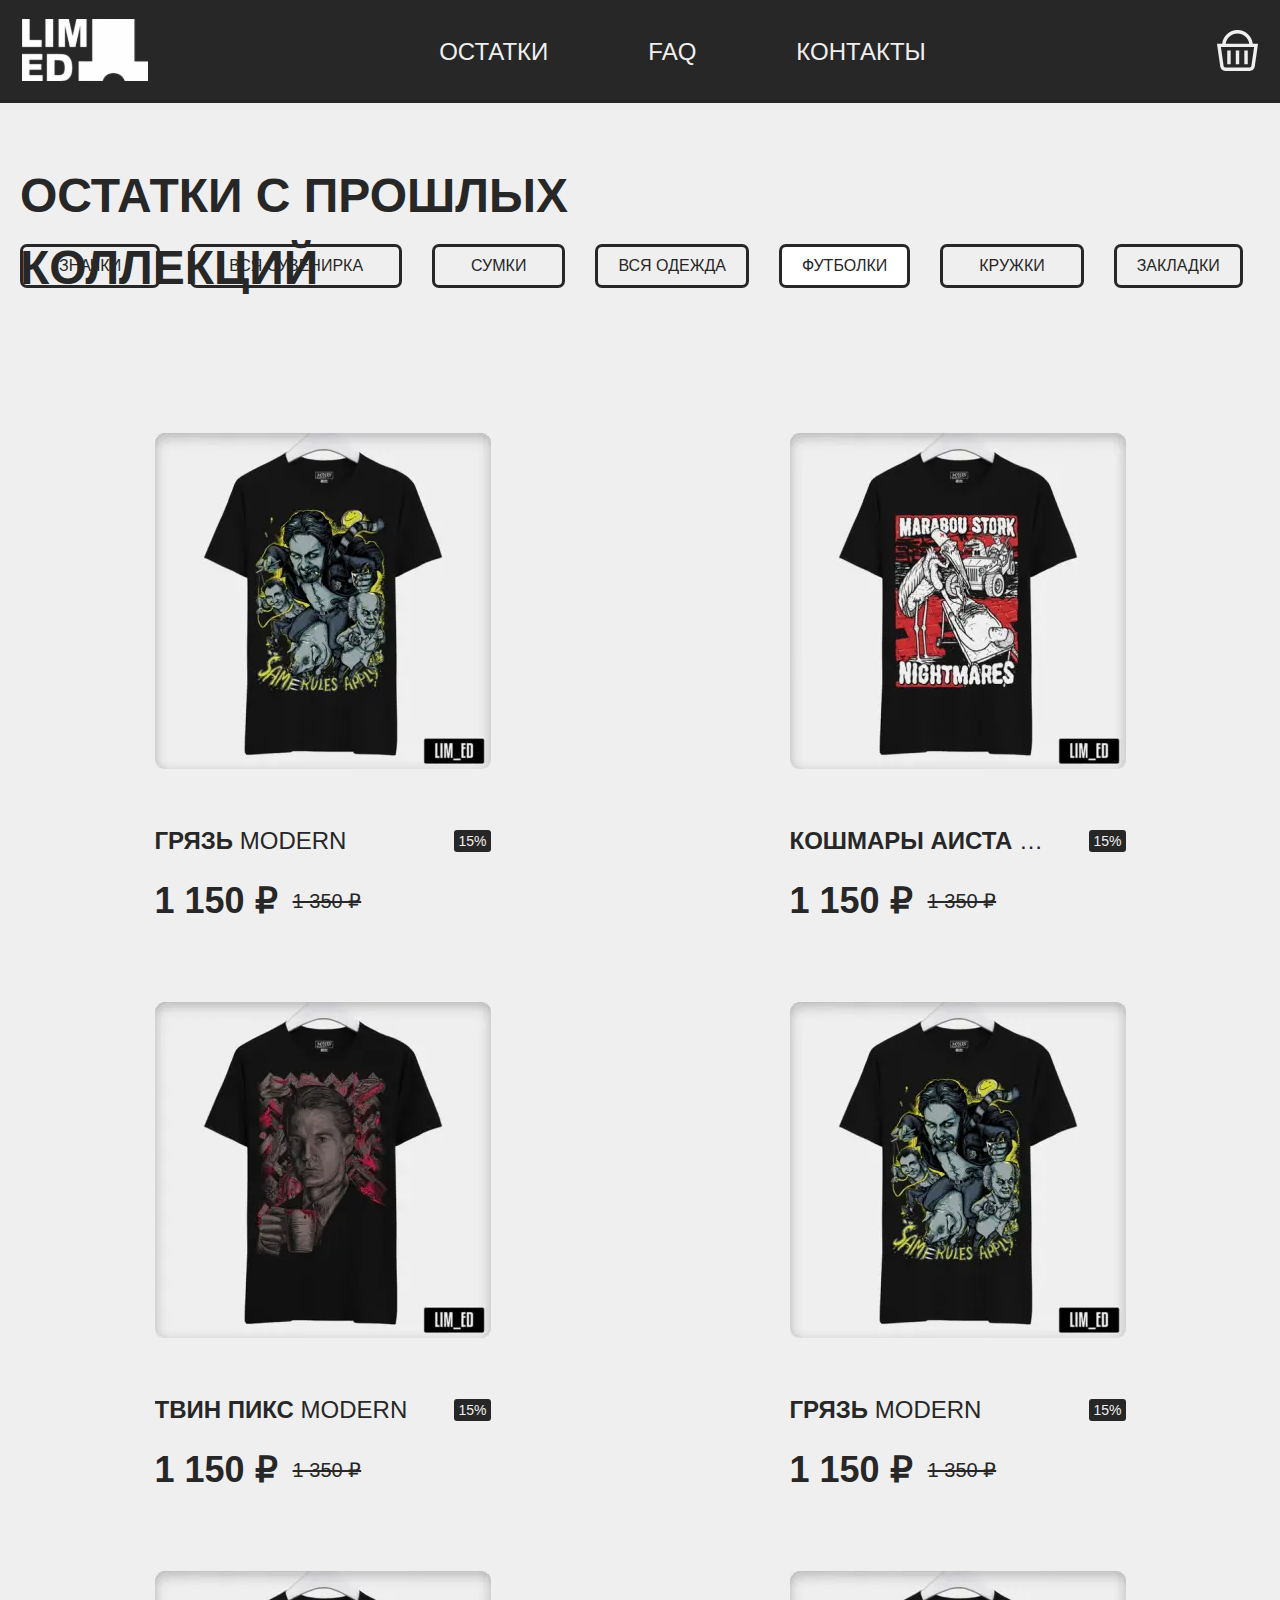
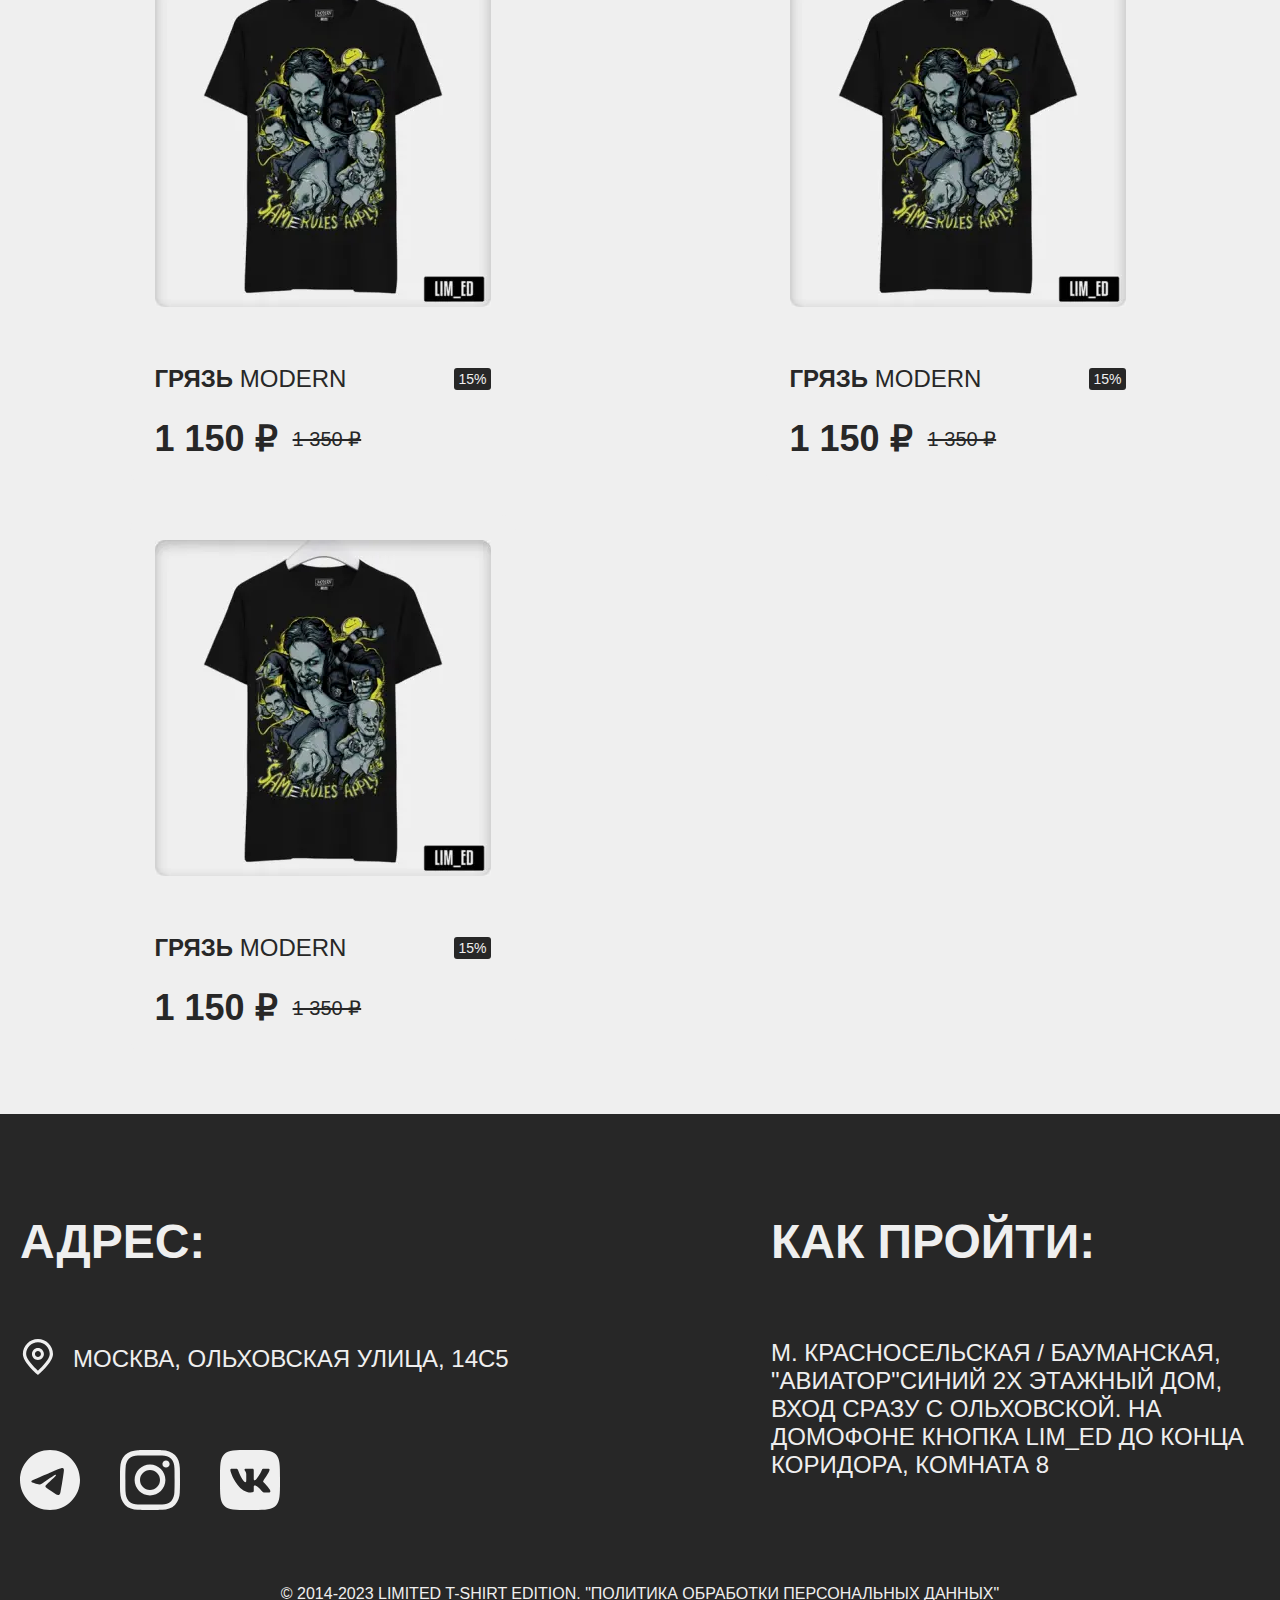
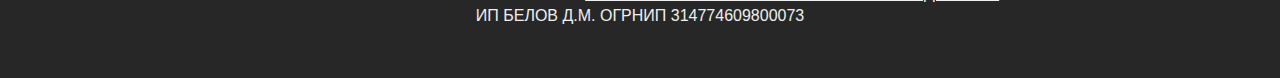
<file: old-collection.html>
<!DOCTYPE html>
<html lang="en">

<head>
    <meta charset="UTF-8">
    <meta name="viewport" content="width=device-width, initial-scale=1.0">
    <link rel="preconnect" href="https://fonts.googleapis.com">
    <link rel="preconnect" href="https://fonts.gstatic.com" crossorigin>
    <link href="https://fonts.googleapis.com/css2?family=Inter:wght@400;500&display=swap&_v=20230720200824" rel="stylesheet">
    <link rel="stylesheet"
        href="https://cdnjs.cloudflare.com/ajax/libs/font-awesome/6.4.0/css/all.min.css?_v=20230720151352"
        integrity="sha512-iecdLmaskl7CVkqkXNQ/ZH/XLlvWZOJyj7Yy7tcenmpD1ypASozpmT/E0iPtmFIB46ZmdtAc9eNBvH0H/ZpiBw=="
        crossorigin="anonymous" referrerpolicy="no-referrer" />
    <link rel="stylesheet" href="css/style.min.css?_v=20230720200824">
    <title>LIM ED</title>
</head>

<body class="body">
    <div class="wrapper">
        <header class="header header_black" id="header">
    <div class="header__container">
        <div class="header__menu menu">
            <a href="index.html" class="header__logo logo-header">
                <img src="img/header-logo-white.svg" alt="" class="logo-header__image logo-header__image_black">
            </a>
            <nav class="menu__body">
                <div class="menu__list">
                    <li class="menu__item"><a href="old-collection.html" class="menu__link menu__link_black">ОСТАТКИ</a>
                    </li>
                    <li class="menu__item"><a href="#" class="menu__link menu__link_black">FAQ</a></li>
                    <li class="menu__item"><a href="#" class="menu__link menu__link_black">КОНТАКТЫ</a></li>
                </div>
            </nav>
            <a href="#header" class="burger burger_white icon icon-menu"><span></span></a>
            <a href="cart.html" class="header__cart cart-header">
                <img src="img/header-cart-white.svg" alt="" class="cart-header__image cart-header__image_black">
            </a>
        </div>
    </div>
</header>
        <main class="main">
            <section class="old-collection section">
                <div class="old-collection__container">
                    <div class="old-collection__block">
                        <h2 class="block__title remains__title">
                            ОСТАТКИ С ПРОШЛЫХ КОЛЛЕКЦИЙ
                        </h2>
                        <div class="old-collection__navigation navigation-old-collection">
                            <a href="#" class="navigation-old-collection__item item_pins ">
                                значки
                            </a>
                            <a href="#"
                                class="navigation-old-collection__item item_souvenirs navigation-old-collection__item_long">
                                вся сувенирка
                            </a>
                            <a href="#" class="navigation-old-collection__item item_bags">
                                сумки
                            </a>
                            <a href="#"
                                class="navigation-old-collection__item item_clothing navigation-old-collection__item_medium">
                                вся одежда
                            </a>
                            <a href="#"
                                class="navigation-old-collection__item item_tshirt navigation-old-collection__item_active navigation-old-collection__item_medium">
                                футболки
                            </a>
                            <a href="#" class="navigation-old-collection__item item_cups">
                                кружки
                            </a>
                            <a href="#"
                                class="navigation-old-collection__item item_bookmarks navigation-old-collection__item_medium">
                                закладки
                            </a>

                        </div>
                    </div>
                    <div class="old-collection__content">
                        <div class="old-collection__body">
                            <a href="item-old.html" class="old-collection__item item-remains">
                                <div class="item-remains__img">
                                    <picture><source srcset="img/t-shirt-MODERN.webp" type="image/webp"><img src="img/t-shirt-MODERN.png" alt=""></picture>
                                </div>
                                <div class="item-remains__name name-item-remains">
                                    <h4 class="name-item-remains__title">
                                        <span>ГРЯЗЬ</span> MODERN
                                    </h4>
                                    <div class="name-item-remains__sale">
                                        15%
                                    </div>
                                </div>
                                <div class="item-remains__price price-item-remains">
                                    <div class="price-item-remains__current">1 150 ₽</div>
                                    <div class="price-item-remains__before">1 350 ₽</div>
                                </div>
                            </a>
                            <a href="item-old.html" class="old-collection__item item-remains">
                                <div class="item-remains__img">
                                    <picture><source srcset="img/t-shirt-NIGHTMARES.webp" type="image/webp"><img src="img/t-shirt-NIGHTMARES.png" alt=""></picture>
                                </div>
                                <div class="item-remains__name name-item-remains">
                                    <h4 class="name-item-remains__title">
                                        <span>КОШМАРЫ АИСТА МАРАБУ
                                        </span> MODERN
                                    </h4>
                                    <div class="name-item-remains__sale">
                                        15%
                                    </div>
                                </div>
                                <div class="item-remains__price price-item-remains">
                                    <div class="price-item-remains__current">1 150 ₽</div>
                                    <div class="price-item-remains__before">1 350 ₽</div>
                                </div>
                            </a>
                            <a href="item-old.html" class="old-collection__item item-remains">
                                <div class="item-remains__img">
                                    <picture><source srcset="img/t-shirt-TWIN.webp" type="image/webp"><img src="img/t-shirt-TWIN.png" alt=""></picture>
                                </div>
                                <div class="item-remains__name name-item-remains">
                                    <h4 class="name-item-remains__title">
                                        <span>ТВИН ПИКС</span> MODERN
                                    </h4>
                                    <div class="name-item-remains__sale">
                                        15%
                                    </div>
                                </div>
                                <div class="item-remains__price price-item-remains">
                                    <div class="price-item-remains__current">1 150 ₽</div>
                                    <div class="price-item-remains__before">1 350 ₽</div>
                                </div>
                            </a>
                            <a href="item-old.html" class="old-collection__item item-remains">
                                <div class="item-remains__img">
                                    <picture><source srcset="img/t-shirt-MODERN.webp" type="image/webp"><img src="img/t-shirt-MODERN.png" alt=""></picture>
                                </div>
                                <div class="item-remains__name name-item-remains">
                                    <h4 class="name-item-remains__title">
                                        <span>ГРЯЗЬ</span> MODERN
                                    </h4>
                                    <div class="name-item-remains__sale">
                                        15%
                                    </div>
                                </div>
                                <div class="item-remains__price price-item-remains">
                                    <div class="price-item-remains__current">1 150 ₽</div>
                                    <div class="price-item-remains__before">1 350 ₽</div>
                                </div>
                            </a>
                            <a href="item-old.html" class="old-collection__item item-remains">
                                <div class="item-remains__img">
                                    <picture><source srcset="img/t-shirt-MODERN.webp" type="image/webp"><img src="img/t-shirt-MODERN.png" alt=""></picture>
                                </div>
                                <div class="item-remains__name name-item-remains">
                                    <h4 class="name-item-remains__title">
                                        <span>ГРЯЗЬ</span> MODERN
                                    </h4>
                                    <div class="name-item-remains__sale">
                                        15%
                                    </div>
                                </div>
                                <div class="item-remains__price price-item-remains">
                                    <div class="price-item-remains__current">1 150 ₽</div>
                                    <div class="price-item-remains__before">1 350 ₽</div>
                                </div>
                            </a>
                            <a href="item-old.html" class="old-collection__item item-remains">
                                <div class="item-remains__img">
                                    <picture><source srcset="img/t-shirt-MODERN.webp" type="image/webp"><img src="img/t-shirt-MODERN.png" alt=""></picture>
                                </div>
                                <div class="item-remains__name name-item-remains">
                                    <h4 class="name-item-remains__title">
                                        <span>ГРЯЗЬ</span> MODERN
                                    </h4>
                                    <div class="name-item-remains__sale">
                                        15%
                                    </div>
                                </div>
                                <div class="item-remains__price price-item-remains">
                                    <div class="price-item-remains__current">1 150 ₽</div>
                                    <div class="price-item-remains__before">1 350 ₽</div>
                                </div>
                            </a>
                            <a href="item-old.html" class="old-collection__item item-remains">
                                <div class="item-remains__img">
                                    <picture><source srcset="img/t-shirt-MODERN.webp" type="image/webp"><img src="img/t-shirt-MODERN.png" alt=""></picture>
                                </div>
                                <div class="item-remains__name name-item-remains">
                                    <h4 class="name-item-remains__title">
                                        <span>ГРЯЗЬ</span> MODERN
                                    </h4>
                                    <div class="name-item-remains__sale">
                                        15%
                                    </div>
                                </div>
                                <div class="item-remains__price price-item-remains">
                                    <div class="price-item-remains__current">1 150 ₽</div>
                                    <div class="price-item-remains__before">1 350 ₽</div>
                                </div>
                            </a>
                        </div>
                    </div>
                </div>
            </section>
        </main>
        <footer class="footer">
    <div class="footer__container">
        <div class="footer__wrapper">
            <div class="footer__content">
                <div class="footer__column column-footer">
                    <h3 class="column-footer__title">адрес:</h3>
                    <div class="column-footer__location location-footer ">
                        <div class="location-footer__img">
                            <img src="img/footer-location.svg" alt="">
                        </div>
                        <div class="column-footer__text location-footer__text">
                            Москва, Ольховская улица, 14с5
                        </div>
                    </div>
                    <div class="column-footer__social social-footer">
                        <div class="social-footer__img">
                            <img src="img/telegram.svg" alt="">
                        </div>
                        <div class="social-footer__img">
                            <img src="img/instagram.svg" alt="">
                        </div>
                        <div class="social-footer__img">
                            <img src="img/vk.svg" alt="">
                        </div>
                    </div>
                </div>
                <div class="footer__column column-footer">
                    <h3 class="column-footer__title">как пройти:</h3>
                    <div class="column-footer location-footer ">
                        <div class="column-footer__text">
                            м. Красносельская / Бауманская, "Авиатор"Синий 2х этажный дом, вход сразу с Ольховской.
                            На домофоне кнопка lim_ed
                            До конца коридора, комната 8
                        </div>
                        <div class="footer-credits footer-credits_adaptive">
                            <a href="https://lim-ed.ru/policy.html">
                                © 2014-2023 Limited T-Shirt Edition. <span>"Политика обработки персональных
                                    данных"</span>
                                ИП БЕЛОВ Д.М. ОГРНИП 314774609800073
                            </a>
                        </div>
                    </div>
                </div>
            </div>
        </div>
        <div class="footer-credits">
            <a href="https://lim-ed.ru/policy.html">
                © 2014-2023 Limited T-Shirt Edition. <span>"Политика обработки персональных данных"</span>
                ИП БЕЛОВ Д.М. ОГРНИП 314774609800073
            </a>

        </div>
    </div>
</footer>

    </div>
    <script src="js/app.min.js?_v=20230720200824"></script>

</body>

</html>
</file>
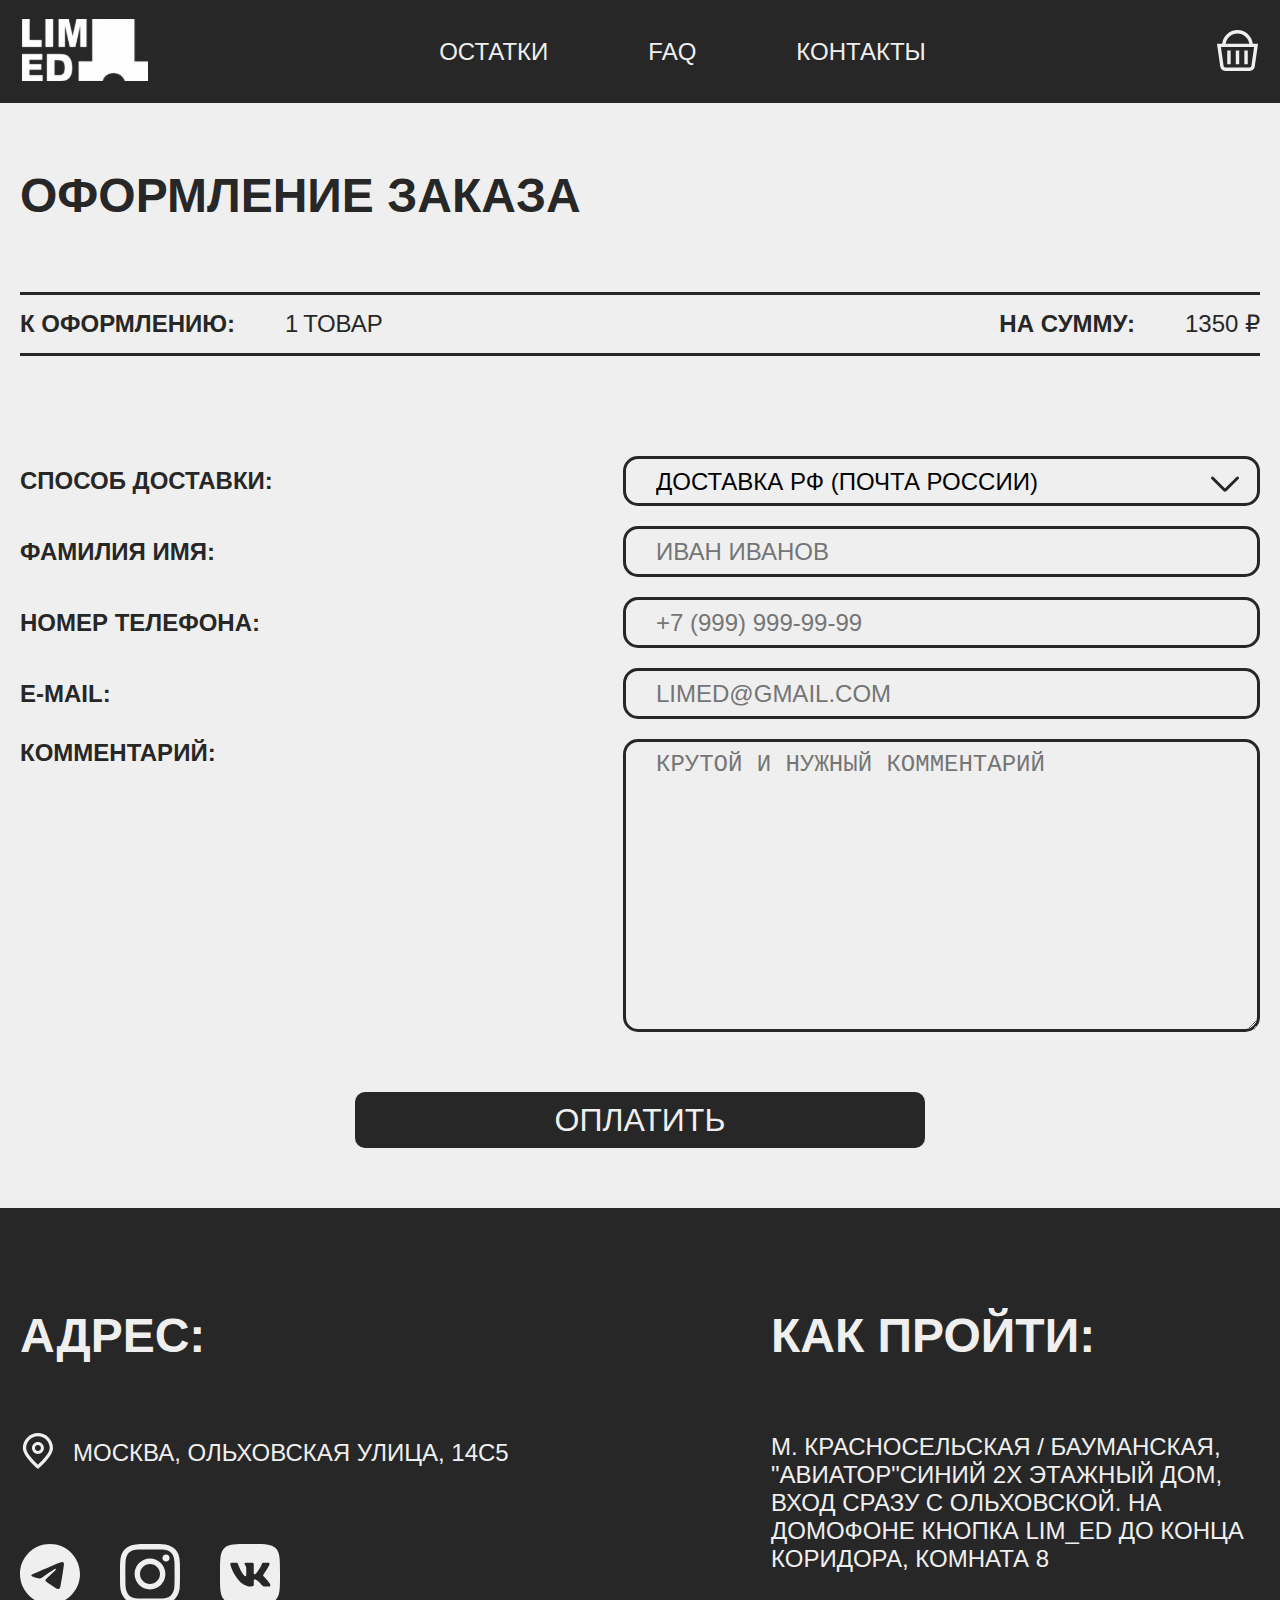
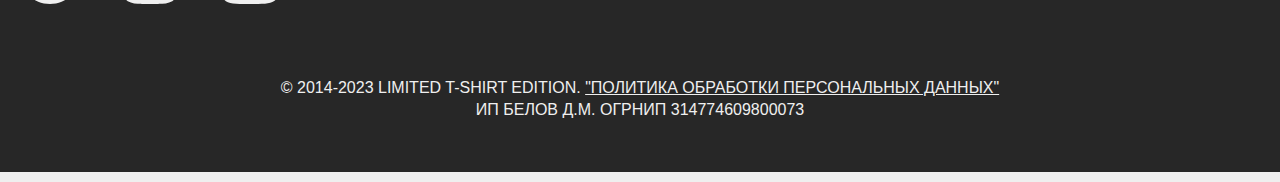
<file: payment.html>
<!DOCTYPE html>
<html lang="en">

<head>
    <meta charset="UTF-8">
    <meta name="viewport" content="width=device-width, initial-scale=1.0">
    <link rel="preconnect" href="https://fonts.googleapis.com">
    <link rel="preconnect" href="https://fonts.gstatic.com" crossorigin>
    <link href="https://fonts.googleapis.com/css2?family=Inter:wght@400;500&display=swap&_v=20230720200824" rel="stylesheet">
    <link rel="stylesheet"
        href="https://cdnjs.cloudflare.com/ajax/libs/font-awesome/6.4.0/css/all.min.css?_v=20230720151352"
        integrity="sha512-iecdLmaskl7CVkqkXNQ/ZH/XLlvWZOJyj7Yy7tcenmpD1ypASozpmT/E0iPtmFIB46ZmdtAc9eNBvH0H/ZpiBw=="
        crossorigin="anonymous" referrerpolicy="no-referrer" />
    <link rel="stylesheet" href="css/style.min.css?_v=20230720200824">
    <title>LIM ED</title>
</head>

<body class="body">
    <div class="wrapper">
        <header class="header header_black" id="header">
    <div class="header__container">
        <div class="header__menu menu">
            <a href="index.html" class="header__logo logo-header">
                <img src="img/header-logo-white.svg" alt="" class="logo-header__image logo-header__image_black">
            </a>
            <nav class="menu__body">
                <div class="menu__list">
                    <li class="menu__item"><a href="old-collection.html" class="menu__link menu__link_black">ОСТАТКИ</a>
                    </li>
                    <li class="menu__item"><a href="#" class="menu__link menu__link_black">FAQ</a></li>
                    <li class="menu__item"><a href="#" class="menu__link menu__link_black">КОНТАКТЫ</a></li>
                </div>
            </nav>
            <a href="#header" class="burger burger_white icon icon-menu"><span></span></a>
            <a href="cart.html" class="header__cart cart-header">
                <img src="img/header-cart-white.svg" alt="" class="cart-header__image cart-header__image_black">
            </a>
        </div>
    </div>
</header>
        <main class="main">
            <section class="payment section">
                <div class="payment__container">
                    <h2 class="block__title payment__title">
                        ОФОРМЛЕНИЕ ЗАКАЗА
                    </h2>
                    <div class="payment__content">
                        <div class="payment__info info-payment">
                            <div class="info-payment__column">
                                <div class="info-payment__name">К ОФОРМЛЕНИЮ:</div>
                                <div class="info-payment__value value-info">
                                    <div class="value-info__number">1</div>
                                    <div class="value-info__text">ТОВАР</div>
                                </div>
                            </div>
                            <div class="info-payment__column">
                                <div class="info-payment__name">НА СУММУ:</div>
                                <div class="info-payment__value value-info">
                                    <div class="value-info__number">1350 ₽ </div>
                                </div>
                            </div>
                        </div>
                        <div class="payment__form form-payment">
                            <form action="#">
                                <div class="form-payment__fill">
                                    <div class="form-payment__row select_wrapper row-payment">
                                        <div class="row-payment__name">
                                            СПОСОБ ДОСТАВКИ:
                                        </div>
                                        <select name="select-delivery" id="" class="form-payment__item select">
                                            <option value="1">ДОСТАВКА РФ (ПОЧТА РОССИИ)</option>
                                            <option value="2">ДОСТАВКА РФ (ПОЧТА РОССИИ)2</option>
                                            <option value="3">ДОСТАВКА РФ (ПОЧТА РОССИИ)3</option>
                                        </select>
                                    </div>
                                    <div class="form-payment__row row-payment">
                                        <div class="row-payment__name">
                                            фАМИЛИЯ ИМЯ:
                                        </div>
                                        <input type="text" placeholder="ИВАН ИВАНОВ" class="form-payment__item">
                                    </div>
                                    <div class="form-payment__row row-payment">
                                        <div class="row-payment__name">
                                            НОМЕР ТЕЛЕФОНА:
                                        </div>
                                        <input type="phone" placeholder="+7 (999) 999-99-99" class="form-payment__item">
                                    </div>
                                    <div class="form-payment__row row-payment">
                                        <div class="row-payment__name">
                                            E-MAIL:
                                        </div>
                                        <input type="email" placeholder="LIMED@GMAIL.COM" class="form-payment__item">
                                    </div>
                                    <div class="form-payment__row row-payment row-payment_comment">
                                        <div class="row-payment__name">
                                            кОММЕНТАРИЙ:
                                        </div>
                                        <textarea name="comment" id="comment" cols="30" rows="10"
                                            class="form-payment__item"
                                            placeholder="КРУТОЙ И НУЖНЫЙ КОММЕНТАРИЙ"></textarea>
                                    </div>
                                </div>
                                <div class="form-payment__button">
                                    <a href="#" class="block__btn block__btn_black form-payment-btn">ОПЛАТИТЬ</a>
                                </div>
                            </form>
                        </div>
                    </div>
                </div>
            </section>
        </main>
        <footer class="footer">
    <div class="footer__container">
        <div class="footer__wrapper">
            <div class="footer__content">
                <div class="footer__column column-footer">
                    <h3 class="column-footer__title">адрес:</h3>
                    <div class="column-footer__location location-footer ">
                        <div class="location-footer__img">
                            <img src="img/footer-location.svg" alt="">
                        </div>
                        <div class="column-footer__text location-footer__text">
                            Москва, Ольховская улица, 14с5
                        </div>
                    </div>
                    <div class="column-footer__social social-footer">
                        <div class="social-footer__img">
                            <img src="img/telegram.svg" alt="">
                        </div>
                        <div class="social-footer__img">
                            <img src="img/instagram.svg" alt="">
                        </div>
                        <div class="social-footer__img">
                            <img src="img/vk.svg" alt="">
                        </div>
                    </div>
                </div>
                <div class="footer__column column-footer">
                    <h3 class="column-footer__title">как пройти:</h3>
                    <div class="column-footer location-footer ">
                        <div class="column-footer__text">
                            м. Красносельская / Бауманская, "Авиатор"Синий 2х этажный дом, вход сразу с Ольховской.
                            На домофоне кнопка lim_ed
                            До конца коридора, комната 8
                        </div>
                        <div class="footer-credits footer-credits_adaptive">
                            <a href="https://lim-ed.ru/policy.html">
                                © 2014-2023 Limited T-Shirt Edition. <span>"Политика обработки персональных
                                    данных"</span>
                                ИП БЕЛОВ Д.М. ОГРНИП 314774609800073
                            </a>
                        </div>
                    </div>
                </div>
            </div>
        </div>
        <div class="footer-credits">
            <a href="https://lim-ed.ru/policy.html">
                © 2014-2023 Limited T-Shirt Edition. <span>"Политика обработки персональных данных"</span>
                ИП БЕЛОВ Д.М. ОГРНИП 314774609800073
            </a>

        </div>
    </div>
</footer>

    </div>
    <script src="js/app.min.js?_v=20230720200824"></script>

</body>

</html>
</file>
<file: css/style.min.css>
*,::after,::before{margin:0;padding:0;border:0;box-sizing:border-box}a{text-decoration:none}a img{border:none}li,ol,ul{list-style:none}h1,h2,h3,h4,h5,h6{font-weight:inherit;font-size:inherit;margin:0}body,html{height:100%;line-height:1;scroll-behavior:smooth}body,html{height:100%}body{font-family:Helvetica,"Helvetica Neue",sans-serif;font-size:16px;color:#272727;background:#efefef}.body.lock{overflow:hidden}[class*=__container]{max-width:1270px;margin:0 auto;padding:0 15px}.header{min-height:100px;width:100%;position:fixed;padding:19px 0;background:#efefef;z-index:4}.menu__body{display:flex;align-items:center;justify-content:space-between}.header__menu{display:flex;align-items:center;justify-content:space-between;flex:0 0 auto}.menu__list{display:flex;align-items:center;flex-wrap:wrap}.menu__link{color:#272727;font-family:Helvetica;font-size:32px;font-style:normal;font-weight:400;line-height:normal;text-transform:uppercase}.menu__item:not(:last-child){margin-right:100px}.burger{display:none}.wrapper{min-height:100%;display:flex;flex-direction:column}.main{flex:1 1 auto}.footer{background:#272727;color:#efefef;padding:100px 0 50px 0;position:relative}.footer__content{display:flex;align-items:start;justify-content:space-between;margin-bottom:70px}.column-footer{flex:0 0 489px}.first-screen{margin-bottom:100px}.column-footer__title{font-size:48px;font-style:normal;font-weight:600;line-height:normal;text-transform:uppercase;font-family:Helvetica;margin:0 0 65px 0}.column-footer__location{display:flex;align-items:center;gap:17px;margin-bottom:72px}.column-footer__text{font-size:24px;font-style:normal;font-weight:400;line-height:normal;text-transform:uppercase}.social-footer{display:flex;align-items:center;flex-wrap:wrap;gap:40px}.footer-credits{font-size:16px;font-style:normal;font-weight:400;line-height:normal;text-transform:uppercase;margin:0 auto;text-align:center;max-width:730px;line-height:1.4}.footer-credits span{text-decoration:underline}.footer-credits_adaptive{display:none}.first-screen__container{position:relative}.first-screen__bg{width:100%}.first-screen__content{position:absolute;top:195px;z-index:1;display:flex;flex-direction:column;left:0;right:0;margin-left:auto;margin-right:auto}.content-first-screan__box{border-radius:30px;border:3px solid #efefef;padding:74px 260px 64px 260px;color:#efefef;font-size:32px;font-style:normal;font-weight:400;line-height:normal;text-transform:uppercase;display:flex;flex-direction:column;gap:30px;margin-bottom:75px}.first-screen__arrow{display:block;margin:0 auto}.content-first-screan__img{margin:0 auto}.first-screen__bg_adaptive{display:none}.new-collection{margin-bottom:100px}.new-collection__container{position:relative}.new-collection__content{max-width:520px;position:absolute;bottom:105px;right:100px}.new-collection__title{color:#efefef;font-size:48px;font-style:normal;font-weight:600;line-height:103%;text-transform:uppercase;margin-bottom:45px}.new-collection__text{color:#fff;font-size:24px;font-style:normal;font-weight:400;line-height:normal;text-transform:uppercase;margin-bottom:65px}.new-collection__btn{color:#272727;font-size:36px;font-style:normal;font-weight:400;line-height:103%;text-transform:uppercase;padding:17px 133px;background:#efefef;border-radius:15px;transition:all .3s ease}.new-collection__btn:hover{background:#272727;color:#efefef}.menu__link{transition:all .3s ease}.menu__link:hover{text-decoration:underline}.new-collection__bg{max-width:100%;border-radius:30px}.remains{margin-bottom:100px}.block__title{max-width:890px;font-size:64px;font-style:normal;font-weight:600;line-height:normal;text-transform:uppercase;margin-bottom:100px;color:#272727}.remains__wrapper{margin-bottom:100px}.remains__row{display:flex;align-items:start;justify-content:space-between;margin-bottom:30px}.item-remains{max-width:386px;border-radius:15px;background:#efefef;padding:25px;display:flex;flex-direction:column;gap:25px;transition:all .3s ease;color:#272727}.item-remains:hover{box-shadow:0 4px 15px 0 rgba(0,0,0,.25)}.item-remains__img{border-radius:10px}.name-item-remains{display:flex;align-items:center;justify-content:space-between}.name-item-remains__title{color:#272727;font-size:24px;font-style:normal;font-weight:400;line-height:normal;text-transform:uppercase;overflow:hidden;text-overflow:clip;white-space:nowrap;text-overflow:ellipsis;display:block;max-width:260px}.name-item-remains__title span{font-weight:700}.name-item-remains__sale{color:#efefef;font-size:14px;font-style:normal;font-weight:400;line-height:normal;text-transform:uppercase;border-radius:3px;background:#272727;padding:3px 4px}.price-item-remains{display:flex;align-items:center;gap:15px}.price-item-remains__current{font-size:36px;font-style:normal;font-weight:600;line-height:normal;text-transform:uppercase}.price-item-remains__before{font-size:20px;font-style:normal;font-weight:400;line-height:normal;text-decoration:line-through}.remains__button{display:block;margin:0 auto;display:flex;align-items:center;justify-content:center}.block__btn{padding:18px 68px;color:#272727;font-size:36px;font-style:normal;font-weight:400;line-height:.5;text-transform:uppercase;border-radius:10px;border:3px solid #272727;display:inline-block;transition:all .3s ease}.block__btn:hover{color:#efefef;background:#272727;transition:all .3 ease!important}.reviews__content{border:3px solid #272727;border-radius:30px}.reviews{margin-bottom:100px}.reviews__body{display:flex;justify-content:space-between}.reviews__decor img{border-radius:30px 0 0 30px;position:relative;height:100%}.reviews__decor_1{top:0;left:0;position:relative;left:-2px}.reviews__decor_2{bottom:0;right:0;transform:rotate(180deg);position:relative;right:-2px}.text-section-reviews{padding:85px 0 85px 130px}.text-section-reviews__text{font-size:48px;font-style:normal;font-weight:600;line-height:normal;text-transform:uppercase;margin-bottom:44px}.block__btn_black{color:#efefef;background:#272727;transition:all .3s ease}.block__btn_black:hover{color:#272727;background-color:#efefef}.reviews-btn{padding:17px 129px}.cart-order-adaptive{display:none}.order-cart__bt_adaptive{display:none}.header_black{background-color:#272727}.menu__link_black{color:#efefef}.section{margin-top:200px;margin-bottom:100px}.old-collection__body{display:grid;grid-template-columns:1fr 1fr 1fr;grid-template-rows:1fr;gap:30px}.navigation-old-collection{display:flex;flex-wrap:wrap-reverse;-moz-column-gap:30px;column-gap:30px;row-gap:20px}.item_pins{flex-basis:auto}.navigation-old-collection__item{font-size:24px;font-style:normal;font-weight:400;line-height:normal;text-transform:uppercase;color:#272727;padding:16px 34px;border-radius:7px;border:3px solid #272727;display:inline-block;line-height:.5}.navigation-old-collection__item_active{background:#fff}.navigation-old-collection__item_medium{padding:17px 75px}.navigation-old-collection__item_long{padding:17px 90px}.remains__title{margin-bottom:40px}.old-collection__block{margin-bottom:40px}.element-margin{margin-bottom:100px}.item-new-collection{display:flex;align-items:start;-moz-column-gap:30px;column-gap:30px;max-width:100%}.item-new-collection__text{display:flex;flex-direction:column;row-gap:60px;font-size:16px;font-style:normal;line-height:normal;text-transform:uppercase;margin-bottom:60px}.item-new-collection__name{font-size:36px;font-style:normal;font-weight:400;text-transform:uppercase;line-height:1.5rem}.item-new-collection__name span{font-weight:600}.item-params__name{font-weight:600}.item-params{display:flex;gap:5px}.item-new-collection__price{font-size:64px;font-style:normal;font-weight:600;line-height:normal;text-transform:uppercase;line-height:.71em}.item-new-collection__price span{font-weight:400}.item-new-collection__about{margin-bottom:20px}.table-block{display:flex;align-items:end}.table-block__body{display:flex;flex-direction:column;row-gap:50px;align-items:center;margin-right:75px}.table-block__row{display:flex;align-items:center;-moz-column-gap:20px;column-gap:20px}.table-block__item{width:46px;height:46px;border-radius:10px;color:#272727}.table-block_color{background:#000}.black{background:#000}.table-block_color_active{width:50px;height:50px;box-shadow:0 4px 4px 0 rgba(0,0,0,.25)}.white{background:#fff}.green{background:#663}.brown{background:#630}.gray{background:#ccc}.item-new-collection__table{margin-bottom:60px}.table-block_size{text-transform:uppercase;font-size:16px;display:flex;align-items:center;justify-content:center;border-radius:10px;border:3px solid #272727}.table-block_size_active{background:#272727;color:#efefef}.btn-of-size{font-size:16px;font-weight:400;text-transform:uppercase;padding:12px 16px;border-radius:10px;border:3px solid #272727;display:block;line-height:110%;color:#272727;transition:all .3s ease;max-height:46px}.btn-of-size:hover{color:#efefef;background:#272727}.content-new-collection__wrapper{display:flex;flex-direction:column;row-gap:60px;margin-bottom:40px}.add-to-cart{display:flex;align-items:center;justify-content:space-between}.add-to-cart__btn{padding:21px 54px;font-size:24px;display:block}.add-to-cart__interactive{display:flex;align-items:center;gap:20px}.add-to-cart__amount{width:60px;height:60px;border-radius:15px;border:3px solid #000;font-size:24px;font-weight:400;line-height:103%;display:flex;align-items:center;justify-content:center}.arrow_plus{transform:rotate(180deg)}.catalog-cart__price{font-weight:600}.catalog-cart__price span{font-weight:400}.catalog-cart{border-radius:30px;background:#efefef;box-shadow:0 4px 15px 0 rgba(0,0,0,.25) inset;display:flex;-moz-column-gap:35px;column-gap:35px;align-items:center;padding:35px}.cart__body{display:flex;align-items:start;justify-content:space-between;-moz-column-gap:30px;column-gap:30px}.catalog-cart{flex:0 1 802px}.order-cart{border-radius:30px;background:#efefef;box-shadow:0 4px 15px 0 rgba(0,0,0,.25);padding:35px;flex:0 1 385px}.catalog-cart__name{font-size:20px;font-style:normal;font-weight:400;text-transform:uppercase;margin-bottom:20px}.catalog-cart__price{font-weight:600;font-size:32px;margin-bottom:30px}.catalog-cart__price span{font-weight:400}.catalog-cart__row>.table-block__item{height:26px;width:26px;border-radius:5px}.catalog-cart__row{gap:10px;margin-bottom:20px}.params-catalog-cart__item{display:flex;max-width:180px;justify-content:space-between;align-items:center}.params-catalog-cart__item:not(:last-child){margin-bottom:20px}.params-catalog-cart__name{font-size:16px;font-weight:600;text-transform:uppercase}.params-catalog-cart__amount{display:flex;max-width:80px;gap:10px;align-items:center}.params-catalog-cart__btn{display:block;font-size:22px;color:#272727;min-width:11px;display:flex;align-items:center;justify-content:center}.params-catalog-cart__number{border-radius:3px;background:#efefef;box-shadow:0 2px 2px 0 rgba(0,0,0,.25) inset;width:20px;height:20px;display:flex;align-items:center;justify-content:center}.params-catalog-cart__btn_minus{transform:translateY(-2px)}.item-long{max-width:207px;gap:75px}.catalog-cart__controls{display:flex;align-items:end;gap:76px}input[type=checkbox]{-webkit-appearance:none;-moz-appearance:none;appearance:none;width:30px;height:30px;background:#efefef;display:inline-block;box-shadow:2px 2px 5px 1px rgba(0,0,0,.25) inset;border-radius:5px;cursor:pointer;display:flex;align-items:center;justify-content:center}input[type=checkbox]::after{font-family:"Font Awesome 5 Free";font-weight:900;font-size:20px;content:"\f00c";color:#000;display:none}input[type=checkbox]:checked::after{display:block}.catalog-cart__checkbox{margin-left:auto}.order-cart__info{margin-bottom:220px}.info-order-cart{display:flex;align-items:center;justify-content:space-between}.info-order-cart__column{display:flex;align-items:center;gap:5px;font-size:20px;text-transform:uppercase}.info-order-cart__sum{font-weight:600}.info-order-cart__sum span{font-weight:400}.order-cart__line{width:100%;height:3px;background-color:#272727;border-radius:2px;margin-bottom:35px}.info-payment{display:flex;align-items:center;justify-content:space-between;padding:20px 0;position:relative;max-width:100%}.payment__info{position:relative;margin-bottom:100px}.payment__info::after,.payment__info::before{position:absolute;content:"";width:100%;height:3px;background-color:#272727}.payment__info::before{top:0}.payment__info::after{bottom:0}.info-payment__column{display:flex;align-items:center;justify-content:space-between;gap:95px;font-size:24px}.info-payment__name{font-weight:600}.value-info{display:flex;gap:5px}.form-payment__row{display:flex;align-items:center;justify-content:space-between}.row-payment_comment{align-items:start}.form-payment__row:not(:last-child){margin-bottom:30px}.form-payment__item{border-radius:15px;border:3px solid #272727;padding:8.5px 30px;background:0 0;width:100%;outline:0;font-size:24px;font-style:normal;font-weight:400;line-height:normal;text-transform:uppercase;flex:0 1 802px}.select{-webkit-appearance:none;-moz-appearance:none;appearance:none;cursor:pointer;position:relative}.row-payment__name{font-size:24px;font-style:normal;font-weight:600;line-height:normal;text-transform:uppercase}.select_wrapper{position:relative}.select_wrapper::after,.select_wrapper::before{content:"";position:absolute;top:50%;right:0;right:40px;display:block;width:3px;height:20px;background-color:#272727;transform:rotate(-45deg);top:18px;border-radius:5px}.select_wrapper::after{transform:rotate(45deg);right:27px}.form-payment__fill{margin-bottom:100px;display:flex;flex-direction:column}.form-payment__button{display:block;text-align:center}.form-payment-btn{padding:17px 197px}.table-of-sizes{background:#efefef;position:fixed;width:100%;height:100%;z-index:5;top:0;left:0;display:flex;align-items:center;justify-content:center}.table-of-sizes__container{position:relative}.table-of-sizes__close{position:absolute;top:0;right:0;width:37px;height:37px;border-radius:7px;background:#d9d9d9}.table-of-sizes__close::after,.table-of-sizes__close::before{content:"";width:37px;height:4px;display:block;position:absolute;top:0;background-color:#000;right:0;border-radius:5px;top:16px}.table-of-sizes__close::before{left:0;transform:rotate(45deg)}.table-of-sizes__close::after{transform:rotate(-45deg)}.table-info{display:flex;font-size:24px;font-style:normal;font-weight:400;line-height:normal;text-transform:uppercase}.row-table-info__item{width:61px;height:61px;border:1px solid #272727;display:flex;align-items:center;justify-content:center}.row-table-info__item:last-child{border-right:2px solid #272727}.row-table-info__item_wide{width:240px;border-left:none}.row-table-info__item_top{border-top:none}.row-table-info__item_top .row-table-info__item{border-top:none}.table-info_bottom .row-table-info__item{border-bottom:2px solid #272727}.info-table-of-sizes__item{font-size:16px;font-style:normal;font-weight:400;line-height:normal;text-transform:uppercase;max-width:600px;margin-bottom:20px}.info-table-of-sizes__item span{font-weight:600}.row-table-info__item_wide{position:relative}.table-of-sizes__content{margin-bottom:60px}.row-table-info__item_wide::after{content:"";position:absolute;height:2px;width:600%;background-color:#272727;display:block;bottom:0;bottom:-2px;right:0}.table-of-sizes{visibility:hidden;opacity:0;transition:all .3s ease}.table-of-sizes:target{visibility:visible;opacity:1}.footer-credits a{color:#efefef}@media (max-width:1639.98px){.first-screen__content{top:160px}.first-screen__arrow{display:none}.content-first-screan__box{padding:40px 168px;margin:0}.content-first-screan__img img{max-width:100%}.first-screen__bg{margin-top:100px}.reviews{margin-bottom:60px}.text-section-reviews{padding:82px 0 82px 40px}.reviews__decor img{width:225px}}@media (max-width:1439.98px){.header{padding:19px 7px}.column-footer__title{margin:0 0 70px 0}.content-first-screan__img img{max-width:564px}.content-first-screan__box{font-size:24px}.first-screen__content{padding:0 50px}.first-screen,.new-collection{margin-bottom:60px}.new-collection__title{font-size:36px;line-height:103%;margin-bottom:55px}.new-collection__btn{font-size:32px;padding:18.5px 73px}.new-collection__content{bottom:70px;right:50px}.form-payment__row:not(:last-child){margin-bottom:20px}.new-collection__container{padding:0 20px}.section{margin-bottom:60px}.old-collection__block{margin-bottom:60px}.element-margin{margin-bottom:60px}.remains__wrapper{display:flex;align-items:start;justify-content:space-between;padding:0 60px;margin-bottom:60px}.remains{margin-bottom:60px}.info-payment__column{gap:50px}.remains__row{flex-direction:column}.block__title{margin-bottom:60px;font-size:48px;line-height:1.5}.item-remains__img{margin-bottom:30px}.text-section-reviews__text{font-size:36px;margin-bottom:100px}.old-collection__body{grid-template-columns:1fr 1fr;place-items:center}.old-collection__item{align-self:center}.section{margin-top:160px}.menu__link{font-size:24px}.old-collection__block{display:flex;flex-wrap:wrap}.form-payment__fill{margin-bottom:60px}.navigation-old-collection{justify-content:end;transform:translateY(-60px)}.navigation-old-collection__item{font-size:16px;padding:15px 36px}.navigation-old-collection__item_medium{padding:15px 20px}.item_bookmarks{right:0}.remains__title{max-width:700px;margin:0}.item-new-collection{position:relative}.add-to-cart{position:absolute;bottom:0;left:0;-moz-column-gap:60px;column-gap:60px}.item-new-collection__img img{width:372px}.add-to-cart__interactive{flex-direction:column}.add-to-cart{align-items:end}.add-to-cart__btn{font-size:20px;max-width:247px;padding:6.5px 60px;line-height:103%}.add-to-cart__amount{width:39px;height:39px;font-size:20px}.add-to-cart__interactive{position:relative;gap:0;align-self:center}.arrow_minus{position:absolute;top:0;right:12px;top:-30px;transform:rotate(90deg)}.arrow_plus{position:absolute;bottom:-30px;left:12px;transform:rotate(-90deg)}.table-block__body{margin-right:40px}.item-new-collection__table{margin:0}.item-new-collection__name{font-size:32px}.cart__body{-moz-column-gap:20px;column-gap:20px}.catalog-cart{padding:35px 50px 35px 15px;-moz-column-gap:20px;column-gap:20px}.order-cart{max-width:370px;padding:35px 30px}.block__btn{font-size:32px}.row-payment__name{width:266px}.form-payment__item{flex:0 1 637px}}@media (max-width:991.98px){.header__menu{position:relative}.section{margin-top:140px}.header{min-height:80px;padding:14px 0;z-index:2}.header::before{content:"";background:#efefef;position:fixed;width:100%;height:80px;top:0;left:0;z-index:2}.header_black::before{background:#272727}.logo-header__image{width:100px}.menu__body{position:fixed;width:100%;height:100%;top:0;left:0;left:-100%;z-index:1;background:#fff;transition:all .3s ease;display:block;background:#557576}.menu__body.active{left:0}.menu__list{flex-direction:column;align-items:start;position:relative;top:100px;left:15px}.logo-header{position:relative;z-index:2}.menu__item:not(:last-child){margin:0 0 30px 0}.cart-header{position:relative;z-index:3;right:50px}.cart-header img{width:25px}.burger{position:absolute;display:block;width:30px;height:16px;right:0;transition:all .3s ease;z-index:2}.burger span,.burger::after,.burger::before{content:"";position:absolute;width:30px;height:4px;background:#272727;border-radius:8px;transition:all .3s ease}.burger_white span,.burger_white::after,.burger_white::before{background:#efefef}.burger.active::after{transform:rotate(45deg);top:6px}.burger.active::before{transform:rotate(-45deg);top:6px}.burger.active span{transform:scale(0)}.burger::after{top:0}.burger::before{top:16px}.burger span{top:8px}.footer{padding:40px 0}.footer__content{justify-content:start;gap:15px}.footer__wrapper{max-width:450px;display:flex;flex-direction:column;align-items:end}.footer-credits{max-width:220px;font-size:8px;text-align:left;margin:0;align-self:flex-end}.column-footer{flex:0 1 220px}.column-footer__title{margin:0 0 40px 0;font-size:24px}.column-footer__text{font-size:12px}.location-footer__img{width:15px;height:15px}.location-footer__img img{width:15px}.column-footer__location{gap:15px}.social-footer__img img{width:30px}.social-footer{gap:20px}.column-footer__location{margin-bottom:85px}.footer-credits{display:none}.footer-credits_adaptive{display:block}.footer__second-floor{display:flex}.column-footer__location{margin:0 0 70px 0}.column-footer__text{margin-bottom:20px}.first-screen__bg{margin-top:0}.content-first-screan__box{border:none;padding:0 114px;gap:40px;font-size:20px}.first-screen__bg{display:none}.first-screen__content{top:260px}.first-screen__bg_adaptive{display:block;margin-top:80px}.first-screen__bg_adaptive-mobile{display:none}.content-first-screan__img img{max-width:100%}.new-collection__bg{min-height:540px;-o-object-fit:cover;object-fit:cover}.new-collection__content{right:70px}.remains__wrapper{padding:0 10px}.item-remains{padding:25px 15px}.text-section-reviews{position:absolute;left:170px;padding:182px 0 40px 0;max-width:413px}.reviews-btn{padding:17px 94px}.reviews__decor img{width:218px;height:532px}.text-section-reviews__text{margin-bottom:40px}.old-collection__body{-moz-column-gap:0;column-gap:0}.old-collection__block{margin-bottom:40px}.navigation-old-collection{-moz-column-gap:10px;column-gap:10px}.navigation-old-collection__item{padding:15px}.info-payment__column{gap:18px}.navigation-old-collection__item_medium{padding:15px 25px}.item-new-collection{flex-direction:column;gap:40px}.params-item-new{display:none}.add-to-cart{left:160px}.btn-of-size{font-size:10px}.item-new-collection__img{align-self:start}.item-new-collection__img img{width:719px;height:671px}.item-new-collection__body{align-self:flex-start}.table-block{flex-direction:column;align-items:start;gap:40px}.table-block__body{gap:40px;margin:0}.content-new-collection__wrapper{align-items:center;margin-bottom:60px;row-gap:110px}.item-new-collection__text{row-gap:40px;margin-bottom:40px}.add-to-cart{justify-content:start}.table-block__item{width:64px;height:64px}.table-block_color_active{width:70px;height:70px}.content-new-collection__wrapper{row-gap:60px}.cart__body{flex-direction:column}.catalog-cart{flex:auto;margin-bottom:60px}.order-cart{flex:auto;background:0 0;border:none;box-shadow:none;padding:0;width:100%}.catalog-cart{flex:auto;width:100%;padding:33px 100px 33px 0;display:flex;justify-content:center;align-self:center}.order-cart__line{display:none}.info-order-cart{display:none}.order-cart__body{min-width:100%}.order-cart{display:none}.cart__body{align-items:center;justify-content:center}.cart-order-adaptive__body{max-width:100%;position:relative;padding:20px 0;margin-bottom:60px}.cart-order-adaptive__body::after,.cart-order-adaptive__body::before{content:"";position:absolute;width:100%;height:3px;background:#272727}.cart-order-adaptive__body::before{top:0}.cart-order-adaptive__body::after{bottom:0}.info-order-cart__column{justify-content:space-between;font-size:24px}.info-order-cart__column:not(:last-child){margin-bottom:20px}.cart-order-adaptive__value{display:flex;gap:5px}.block__btn{padding:17px 135px}.order-cart__bt_adaptive{display:block}.add-to-cart__btn{max-width:288px;font-size:16px;line-height:103%;padding:18.5px 50.5px;height:60px}.cart-order-adaptive{display:block;width:100%}}@media (max-width:767.98px){.content-first-screan__box{padding:0}.new-collection__content{right:0;left:0;bottom:30px;margin-right:auto;margin-left:auto;max-width:100%;padding:0 36px}.new-collection__btn{padding:10px;display:block;text-align:center;max-width:100%;font-size:24px}.row-table-info__item{width:40px;height:40px}.row-table-info__item{font-size:16px}.table-of-sizes__close{transform:translate(-10px,-60px)}.row-table-info__item_wide{width:120px}.new-collection__bg{min-height:440px}.payment{margin-bottom:100px}.new-collection__text{margin-bottom:30px;font-size:16px}.new-collection__title{margin-bottom:20px;font-size:32px}.first-screen{margin-bottom:25px}.remains__wrapper{padding:0 5px}.old-collection__block{margin-bottom:25px}.item-remains{max-width:280px}.remains__wrapper{justify-content:space-evenly}.item-remains__img img{width:254px}.text-section-reviews{position:relative;left:0}.reviews__decor img{width:103px;height:192px}.text-section-reviews__text{max-width:100%;font-size:16px;margin-bottom:15px}.text-section-reviews{padding:0;display:flex;flex-direction:column;min-height:100%;justify-content:end}.reviews-btn{display:block;font-size:16px}.reviews__content{border:none}.old-collection__body{row-gap:20px}.navigation-old-collection{transform:translateY(0);flex-wrap:wrap;justify-content:start}.item-new-collection__img img{max-width:100%;height:auto}.add-to-cart{flex-wrap:wrap;gap:20px}.add-to-cart__btn{max-width:245px;padding:20px 25px}.content-new-collection__img img{min-height:220px;max-height:221px;width:auto}.catalog-cart{padding:32px;gap:15px}.params-catalog-cart__amount{gap:3px}.params-catalog-cart__item{justify-content:start;align-items:start;gap:25px}.catalog-cart__controls{align-items:start}.item-long{gap:10px}.catalog-cart__controls{gap:32px;flex-direction:column}.catalog-cart__bin{align-self:end}.catalog-cart__name{font-size:16px}.catalog-cart__price{font-size:24px}.params-catalog-cart__name{font-size:16px}.params-catalog-cart__item{max-width:none}.form-payment__item{padding:8.5px 12px}.info-payment{flex-direction:column;align-items:start;gap:20px}.info-payment__column{gap:0;justify-content:space-between;width:100%}.form-payment__item{flex:0 1 320px;font-size:10px}.select_wrapper::after,.select_wrapper::before{top:15px;width:2px;height:12px}.select_wrapper::before{right:20px}.select_wrapper::after{right:12px}.payment__info{margin-bottom:50px}}@media (max-width:575.98px){.first-screen__content{top:200px}.item-remains{max-width:200px;gap:13px;margin-bottom:20px}.item-remains__img img{width:174px;height:174px}.item-remains__img{margin-bottom:0}.name-item-remains__title{font-size:14px}.price-item-remains__current{font-size:20px}.name-item-remains__sale{font-size:10px}.price-item-remains__before{font-size:12px}.block__title{font-size:34px;margin-bottom:60px;letter-spacing:.1px}.block__btn{font-size:24px;padding:11px;display:block;width:100%;text-align:center}.reviews-btn{font-size:16px}.add-to-cart__btn{max-width:228px;padding:20px 15px;width:auto;font-size:16px}.select_wrapper::after,.select_wrapper::before{top:20px;width:2px;height:12px}.info-order-cart__column{font-size:18px}.info-order-cart__column:not(:last-child){margin-bottom:10px}}@media (max-width:497.98px){.logo-header__image{width:50px;height:25px}.header{min-height:60px}.header::before{height:60px}.first-screen__bg_adaptive{display:none}.first-screen__bg_adaptive-mobile{display:block}.first-screen__bg_adaptive{margin-top:60px}.section{margin-bottom:20px}.first-screen__content{padding:0 20px}.first-screen__content{top:300px}.content-first-screan__box{gap:60px}.navigation-old-collection__item{padding:8px 20px}.navigation-old-collection{flex-wrap:wrap-reverse}.row-payment__name{width:170px;font-size:16px}.form-payment__item{flex:0 1 238px}.select_wrapper::after,.select_wrapper::before{top:10px;width:2px;height:12px}.catalog-cart{flex-direction:column;align-items:start}input[type=checkbox]{width:26px;height:26px}.catalog-cart__checkbox{margin:0;margin-right:auto;transform:translateY(-40px)}}@media (max-width:467.98px){.footer__content{flex-direction:column}.column-footer__location{margin:0}.column-footer{flex:1 1 auto}.column-footer__title{margin:0 0 20px 0}.footer-credits_adaptive{max-width:none;text-align:center;margin-top:25px}.footer__content{margin:0}.column-footer__location{align-items:center}.footer__column{display:flex;flex-direction:column;gap:10px}.column-footer__text{margin:0}.remains__wrapper{flex-direction:column;align-items:center}.reviews__decor img{width:83px}.text-section-reviews__text{font-size:14px}.section{margin-top:120px}.btn-of-size{max-width:133px;padding:12px 11px}.add-to-cart{flex-wrap:nowrap;position:relative;left:0}.table-block{margin-bottom:40px}.table-block__item{width:48px;height:48px}.table-block__row{-moz-column-gap:10px;column-gap:10px}.item-new-collection__name{line-height:103%}.form-payment__row{flex-direction:column}.form-payment__item{flex:auto;align-items:start;justify-content:start;padding:10px;font-size:16px}.row-payment__name{align-self:start;margin-bottom:10px}.select_wrapper::after,.select_wrapper::before{display:none}.first-screen__content{top:156px}}@media (max-width:419.98px){.old-collection__body{grid-template-columns:1fr}.navigation-old-collection{flex-wrap:wrap}.add-to-cart{position:relative;align-items:start;align-items:start}.info-payment__column{font-size:16px}.info-payment{gap:10px}}
</file>
